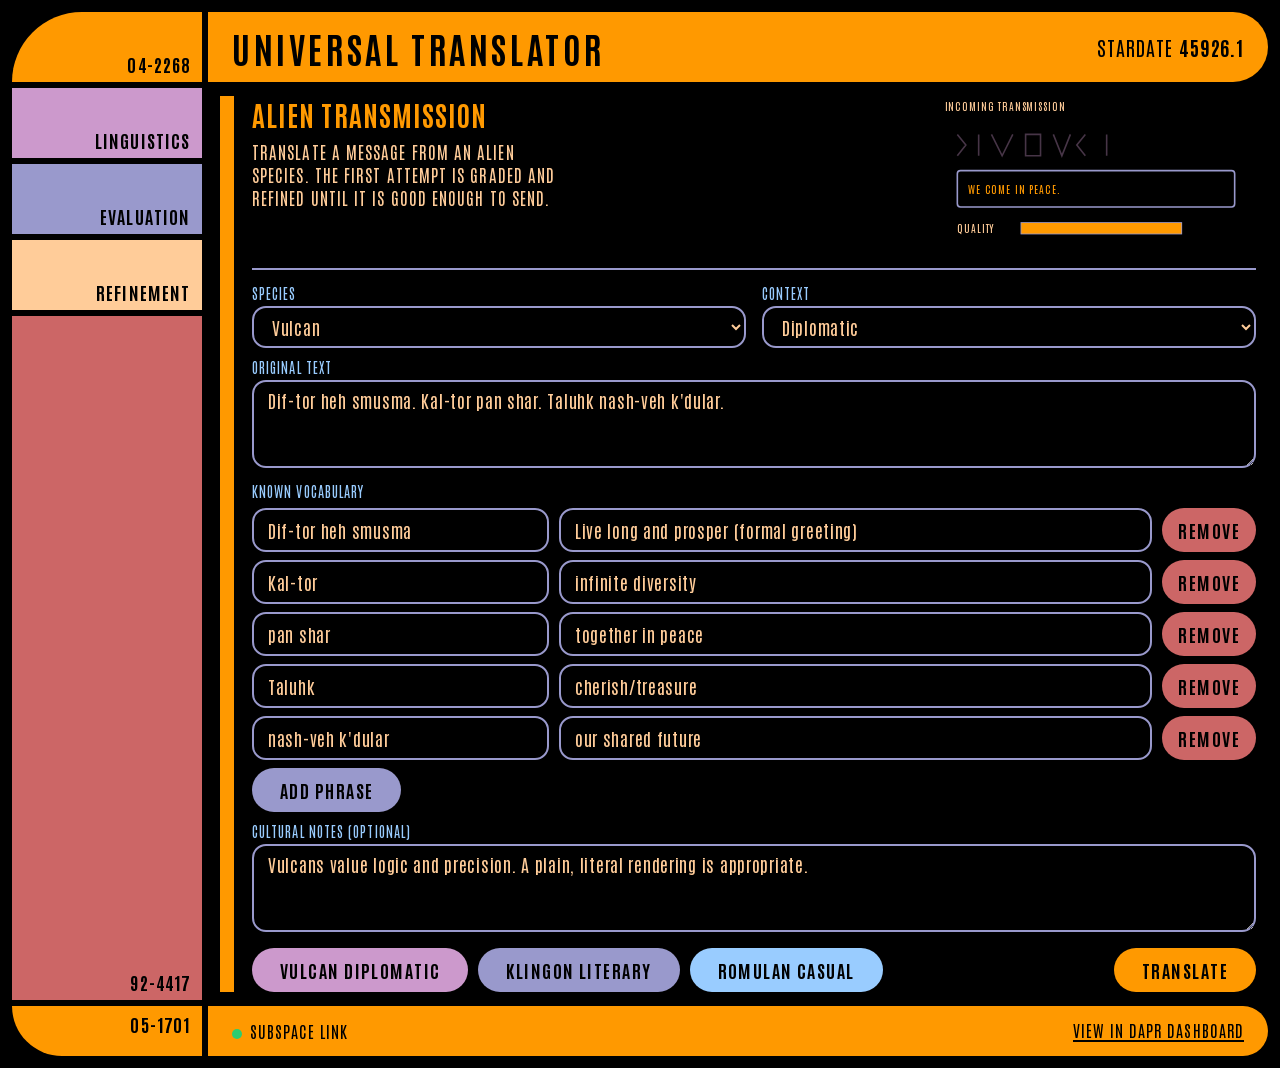
<file: AlienTranslator/AlienTranslator.Web/wwwroot/index.html>
<!doctype html>
<html lang="en">
<head>
  <meta charset="utf-8">
  <meta name="viewport" content="width=device-width, initial-scale=1">
  <title>Universal Translator</title>
  <link rel="icon" href="data:,">
  <link rel="stylesheet" href="css/lcars.css">
  <link rel="stylesheet" href="css/demo.css">
</head>
<body data-view="idle">
  <div class="frame">
    <div class="corner-top"><span>04-2268</span></div>
    <header class="bar-top">
      <h1>Universal Translator</h1>
      <span class="stardate">Stardate <b id="stardate">--</b></span>
    </header>

    <nav class="sidebar" aria-hidden="true">
      <div class="block b-lilac"><span>Linguistics</span></div>
      <div class="block b-blue"><span>Evaluation</span></div>
      <div class="block b-peach"><span>Refinement</span></div>
      <div class="block b-salmon filler"><span>92-4417</span></div>
    </nav>

    <main class="main">
      <div id="link-lost" class="banner warn" role="alert" hidden>Subspace link lost &mdash; retrying</div>

      <section id="form-panel" class="panel">
        <div class="panel-head">
          <div>
            <h2 tabindex="-1">Alien transmission</h2>
            <p class="lede">Translate a message from an alien species. The first attempt is graded and refined until it is good enough to send.</p>
          </div>
          <div id="idle-intro" class="idle-intro" aria-hidden="true"><svg viewBox="0 0 300 150" role="presentation" focusable="false"><g class="loop"><text x="8" y="14">Incoming transmission</text><g class="glyphs" style="opacity:.35"><path class="ln sl" d="M20 36l8 10-8 10M40 36v20M52 36l10 20 10-20M84 36h14v20H84zM110 36l8 20 8-20M140 36l-8 10 8 10M160 36v20"/></g><rect class="ln sb" x="20" y="70" width="260" height="34" rx="3"/><text class="bad" style="opacity:0" x="30" y="92">Dog moon bring tree?</text><text class="good hi" x="30" y="92">We come in peace.</text><text x="20" y="128">Quality</text><rect class="ln sb" x="80" y="119" width="150" height="10"/><rect class="fo q fb" x="80" y="119" width="150" height="10" style="transform-origin:left"/></g></svg></div>
        </div>
        <form id="demo-form" novalidate>
          <div class="grid">
            <label>Species
              <select id="alienSpecies">
                <option>Vulcan</option><option>Klingon</option><option>Romulan</option><option>Other</option>
              </select>
            </label>
            <label id="other-species-label" hidden>Species name<input id="otherSpecies" type="text"></label>
            <label>Context
              <select id="context">
                <option>Diplomatic</option><option>Scientific</option><option>Literary</option><option>Casual</option>
              </select>
            </label>
          </div>
          <label class="wide">Original text<textarea id="originalText" rows="3" required></textarea></label>
          <fieldset class="vocab-set">
            <legend>Known vocabulary</legend>
            <div id="vocabulary"></div>
            <button type="button" id="add-vocab" class="pill p-blue">Add phrase</button>
          </fieldset>
          <label class="wide">Cultural notes (optional)<textarea id="culturalNotes" rows="3"></textarea></label>
          <p id="form-error" class="error" role="alert" hidden></p>
          <div class="actions">
            <button type="button" class="pill p-lilac" data-preset="vulcan">Vulcan diplomatic</button>
            <button type="button" class="pill p-blue" data-preset="klingon">Klingon literary</button>
            <button type="button" class="pill p-sky" data-preset="romulan">Romulan casual</button>
            <button type="submit" id="begin" class="pill p-orange go">Translate</button>
          </div>
        </form>
      </section>

      <section id="findings-panel" class="panel">
        <h2 tabindex="-1">Translation result</h2>
        <p id="findings-note" class="note" hidden></p>
        <div class="compare">
          <div>
            <h3>Original text</h3>
            <p id="original-text" class="prose"></p>
          </div>
          <div>
            <h3>Final translation</h3>
            <p id="final-translation" class="prose"></p>
            <details id="reasoning" class="reasoning">
              <summary>Translator reasoning</summary>
              <p id="reasoning-text" class="prose"></p>
            </details>
          </div>
        </div>
        <h3>Final evaluation</h3>
        <div id="scores" class="scores"></div>
        <div class="compare">
          <div>
            <h3>Strengths</h3>
            <ul id="strengths" class="points"></ul>
          </div>
          <div>
            <h3>Weaknesses</h3>
            <ul id="weaknesses" class="points"></ul>
          </div>
        </div>
        <h3>Detailed feedback</h3>
        <p id="feedback" class="prose"></p>
        <h3>Improvement summary</h3>
        <p id="summary" class="prose"></p>
        <h3>Token usage</h3>
        <p id="findings-tokens" class="prose">--</p>
        <h3>Quality per iteration</h3>
        <div id="trend" class="trend"></div>
        <div class="actions"><button type="button" id="new-analysis" class="pill p-orange">New translation</button></div>
      </section>

      <section id="progress-panel" class="panel">
        <h2 tabindex="-1">Translating <span id="run-status" class="status" aria-live="polite">--</span></h2>
        <p class="meta">Instance <span id="instance-id">--</span> &middot; Elapsed <span id="elapsed">00:00</span>
          <span class="tokens" aria-hidden="true"><span class="tokens-label">Tokens</span><b id="tokens-total">--</b></span>
          <span id="tokens-detail" class="tokens-detail" aria-hidden="true"></span></p>
        <p id="run-note" class="note" role="alert" hidden></p>
        <div id="durable" class="durable" aria-hidden="true"></div>
        <p id="durable-caption" class="durable-caption" role="status"></p>
        <ol id="iteration-board" class="board" aria-live="polite">
          <li id="processing-row" class="iter active" hidden>
            <span id="processing-name" class="stage-name">Processing iteration 1</span>
            <span class="stage-bar"></span>
            <span class="stage-state">Translate, evaluate</span>
          </li>
        </ol>
        <p id="iteration-footer" class="footer-count">Iteration 1 / 5</p>
        <div id="restart-actions" class="actions"><button type="button" id="restart" class="pill p-orange">New translation</button></div>
      </section>
    </main>

    <div class="corner-bottom"><span>05-1701</span></div>
    <footer class="bar-bottom">
      <span id="link-indicator" class="link ok">Subspace link</span>
      <a href="http://localhost:9090/workflows" target="_blank" rel="noopener">View in Dapr dashboard</a>
    </footer>
  </div>
  <script type="module" src="js/engine.js"></script>
</body>
</html>
</file>
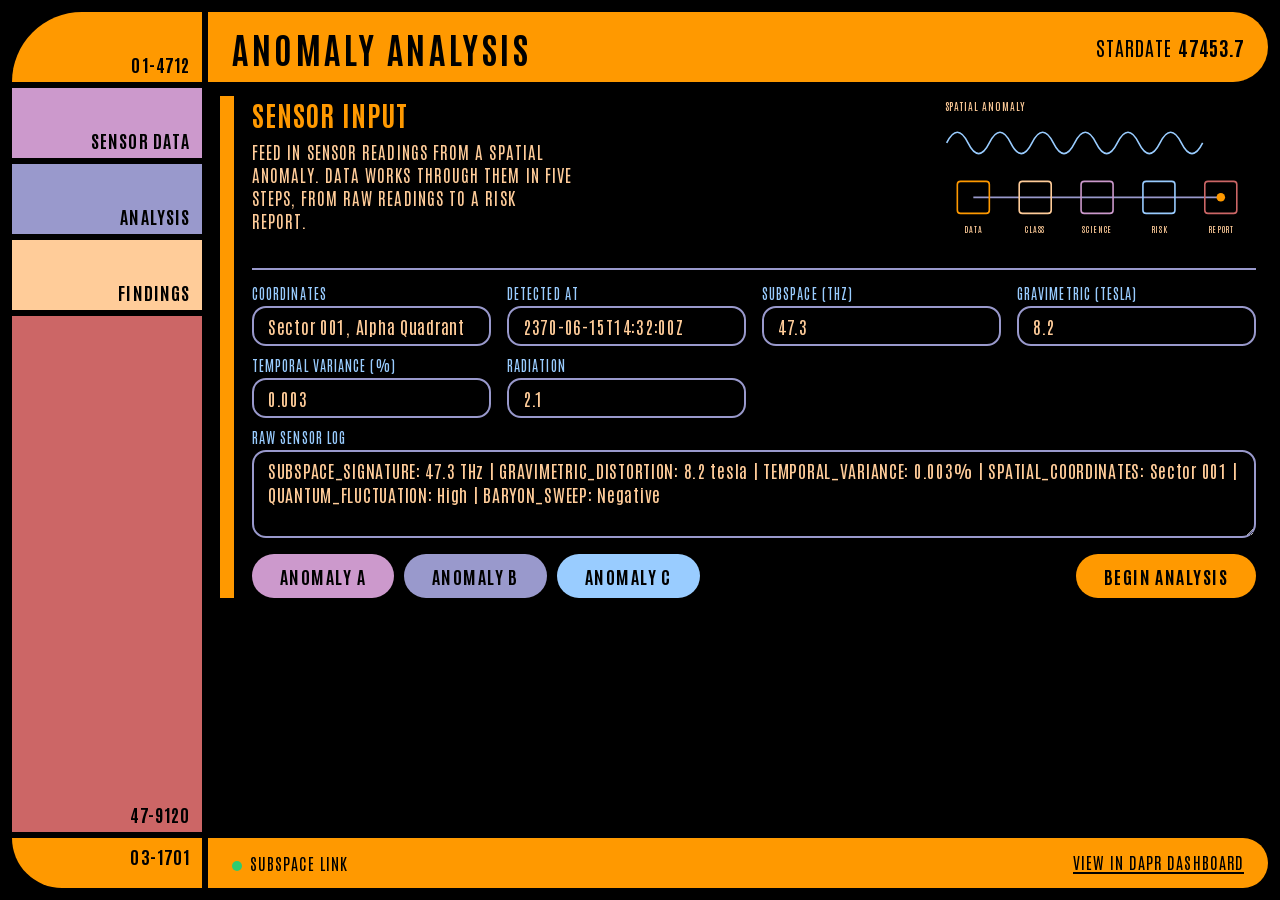
<file: AnomalyAnalysis/AnomalyAnalysis.Web/wwwroot/index.html>
<!doctype html>
<html lang="en">
<head>
  <meta charset="utf-8">
  <meta name="viewport" content="width=device-width, initial-scale=1">
  <title>Anomaly Analysis</title>
  <link rel="icon" href="data:,">
  <link rel="stylesheet" href="css/lcars.css">
  <link rel="stylesheet" href="css/demo.css">
</head>
<body data-view="idle">
  <div class="frame">
    <div class="corner-top"><span>01-4712</span></div>
    <header class="bar-top">
      <h1>Anomaly Analysis</h1>
      <span class="stardate">Stardate <b id="stardate">--</b></span>
    </header>

    <nav class="sidebar" aria-hidden="true">
      <div class="block b-lilac"><span>Sensor data</span></div>
      <div class="block b-blue"><span>Analysis</span></div>
      <div class="block b-peach"><span>Findings</span></div>
      <div class="block b-salmon filler"><span>47-9120</span></div>
    </nav>

    <main class="main">
      <div id="alert-banner" class="banner alert" role="alert" hidden>Red alert &mdash; bridge has been notified</div>
      <div id="link-lost" class="banner warn" role="alert" hidden>Subspace link lost &mdash; retrying</div>

      <section id="form-panel" class="panel">
        <div class="panel-head">
          <div>
            <h2 tabindex="-1">Sensor input</h2>
            <p class="lede">Feed in sensor readings from a spatial anomaly. Data works through them in five steps, from raw readings to a risk report.</p>
          </div>
          <div id="idle-intro" class="idle-intro" aria-hidden="true"><svg viewBox="0 0 300 150" role="presentation" focusable="false"><g class="loop"><text x="8" y="14">Spatial anomaly</text><path class="ln sk wave" pathLength="1" style="stroke-dasharray:1" d="M10 44q10-20 20 0t20 0t20 0t20 0t20 0t20 0t20 0t20 0t20 0t20 0t20 0t20 0"/><line class="ln sb" x1="35" y1="95" x2="267" y2="95"/><rect class="ln so st0" x="20" y="80" width="30" height="30" rx="3"/><text class="sm" x="35" y="128" text-anchor="middle">Data</text><rect class="ln sp st1" x="78" y="80" width="30" height="30" rx="3"/><text class="sm" x="93" y="128" text-anchor="middle">Class</text><rect class="ln sl st2" x="136" y="80" width="30" height="30" rx="3"/><text class="sm" x="151" y="128" text-anchor="middle">Science</text><rect class="ln sk st3" x="194" y="80" width="30" height="30" rx="3"/><text class="sm" x="209" y="128" text-anchor="middle">Risk</text><rect class="ln sr st4" x="252" y="80" width="30" height="30" rx="3"/><text class="sm" x="267" y="128" text-anchor="middle">Report</text><circle class="fo dot" cx="35" cy="95" r="4" style="transform:translateX(232px)"/></g></svg></div>
        </div>
        <form id="demo-form" novalidate>
          <div class="grid">
            <label>Coordinates<input id="coordinates" type="text" required></label>
            <label>Detected at<input id="detectedAt" type="text" required></label>
            <label>Subspace (THz)<input id="subspaceFrequency" type="number" step="any" required></label>
            <label>Gravimetric (tesla)<input id="gravimetricDistortion" type="number" step="any" required></label>
            <label>Temporal variance (%)<input id="temporalVariance" type="number" step="any" required></label>
            <label>Radiation<input id="radiationLevel" type="number" step="any" required></label>
          </div>
          <label class="wide">Raw sensor log<textarea id="rawSensorData" rows="3" required></textarea></label>
          <p id="form-error" class="error" role="alert" hidden></p>
          <div class="actions">
            <button type="button" class="pill p-lilac" data-preset="wormhole">Anomaly A</button>
            <button type="button" class="pill p-blue" data-preset="temporal-rift">Anomaly B</button>
            <button type="button" class="pill p-sky" data-preset="quantum-flux">Anomaly C</button>
            <button type="submit" id="begin" class="pill p-orange go">Begin analysis</button>
          </div>
        </form>
      </section>

      <section id="findings-panel" class="panel">
        <h2 tabindex="-1">Findings</h2>
        <div class="risk"><span>Risk level</span><strong id="risk-level">--</strong></div>
        <p id="findings-note" class="note" hidden></p>
        <dl>
          <dt>Classification</dt><dd id="anomaly-type"></dd>
          <dt>Scientific analysis</dt><dd id="scientific-analysis"></dd>
          <dt>Risk assessment</dt><dd id="risk-text"></dd>
          <dt>Tactical recommendation</dt><dd id="tactical-recommendation"></dd>
          <dt>Token usage</dt><dd id="findings-tokens">--</dd>
        </dl>
        <div class="actions"><button type="button" id="new-analysis" class="pill p-orange">New analysis</button></div>
      </section>

      <section id="progress-panel" class="panel">
        <h2 tabindex="-1">Analysis <span id="run-status" class="status" aria-live="polite">--</span></h2>
        <p class="meta">Instance <span id="instance-id">--</span> &middot; Elapsed <span id="elapsed">00:00</span>
          <span class="tokens" aria-hidden="true"><span class="tokens-label">Tokens</span><b id="tokens-total">--</b></span>
          <span id="tokens-detail" class="tokens-detail" aria-hidden="true"></span></p>
        <p id="run-note" class="note" role="alert" hidden></p>
        <div id="durable" class="durable" aria-hidden="true"></div>
        <p id="durable-caption" class="durable-caption" role="status"></p>
        <div id="conduit" class="conduit" aria-hidden="true">
          <div class="conduit-node" data-stage="ProcessSensorDataActivity"><span class="conduit-dot"></span><span class="conduit-label">Sensor</span><span class="conduit-out"></span></div>
          <div class="conduit-node" data-stage="ClassifyAnomalyActivity"><span class="conduit-dot"></span><span class="conduit-label">Classify</span><span class="conduit-out"></span></div>
          <div class="conduit-node" data-stage="ScientificAnalysisActivity"><span class="conduit-dot"></span><span class="conduit-label">Analyse</span><span class="conduit-out"></span></div>
          <div class="conduit-node" data-stage="RiskAssessmentActivity"><span class="conduit-dot"></span><span class="conduit-label">Risk</span><span class="conduit-out"></span></div>
          <div class="conduit-node" data-stage="GenerateRecommendationActivity"><span class="conduit-dot"></span><span class="conduit-label">Recommend</span><span class="conduit-out"></span></div>
          <span class="conduit-packet"></span>
        </div>
        <ol id="stage-list" aria-live="polite">
          <li data-stage="ProcessSensorDataActivity">
            <span class="stage-name">01 Sensor data processing</span><span class="stage-bar"></span><span class="stage-state">Standby</span>
            <details class="stage-output" hidden><summary>Output</summary><pre></pre></details>
          </li>
          <li data-stage="ClassifyAnomalyActivity">
            <span class="stage-name">02 Anomaly classification</span><span class="stage-bar"></span><span class="stage-state">Standby</span>
            <details class="stage-output" hidden><summary>Output</summary><pre></pre></details>
          </li>
          <li data-stage="ScientificAnalysisActivity">
            <span class="stage-name">03 Scientific analysis</span><span class="stage-bar"></span><span class="stage-state">Standby</span>
            <details class="stage-output" hidden><summary>Output</summary><pre></pre></details>
          </li>
          <li data-stage="RiskAssessmentActivity">
            <span class="stage-name">04 Risk assessment</span><span class="stage-bar"></span><span class="stage-state">Standby</span>
            <details class="stage-output" hidden><summary>Output</summary><pre></pre></details>
          </li>
          <li data-stage="GenerateRecommendationActivity">
            <span class="stage-name">05 Tactical recommendation</span><span class="stage-bar"></span><span class="stage-state">Standby</span>
            <details class="stage-output" hidden><summary>Output</summary><pre></pre></details>
          </li>
        </ol>
        <div id="restart-actions" class="actions"><button type="button" id="restart" class="pill p-orange">New analysis</button></div>
      </section>
    </main>

    <div class="corner-bottom"><span>03-1701</span></div>
    <footer class="bar-bottom">
      <span id="link-indicator" class="link ok">Subspace link</span>
      <a href="http://localhost:9090/workflows" target="_blank" rel="noopener">View in Dapr dashboard</a>
    </footer>
  </div>
  <script type="module" src="js/engine.js"></script>
</body>
</html>
</file>
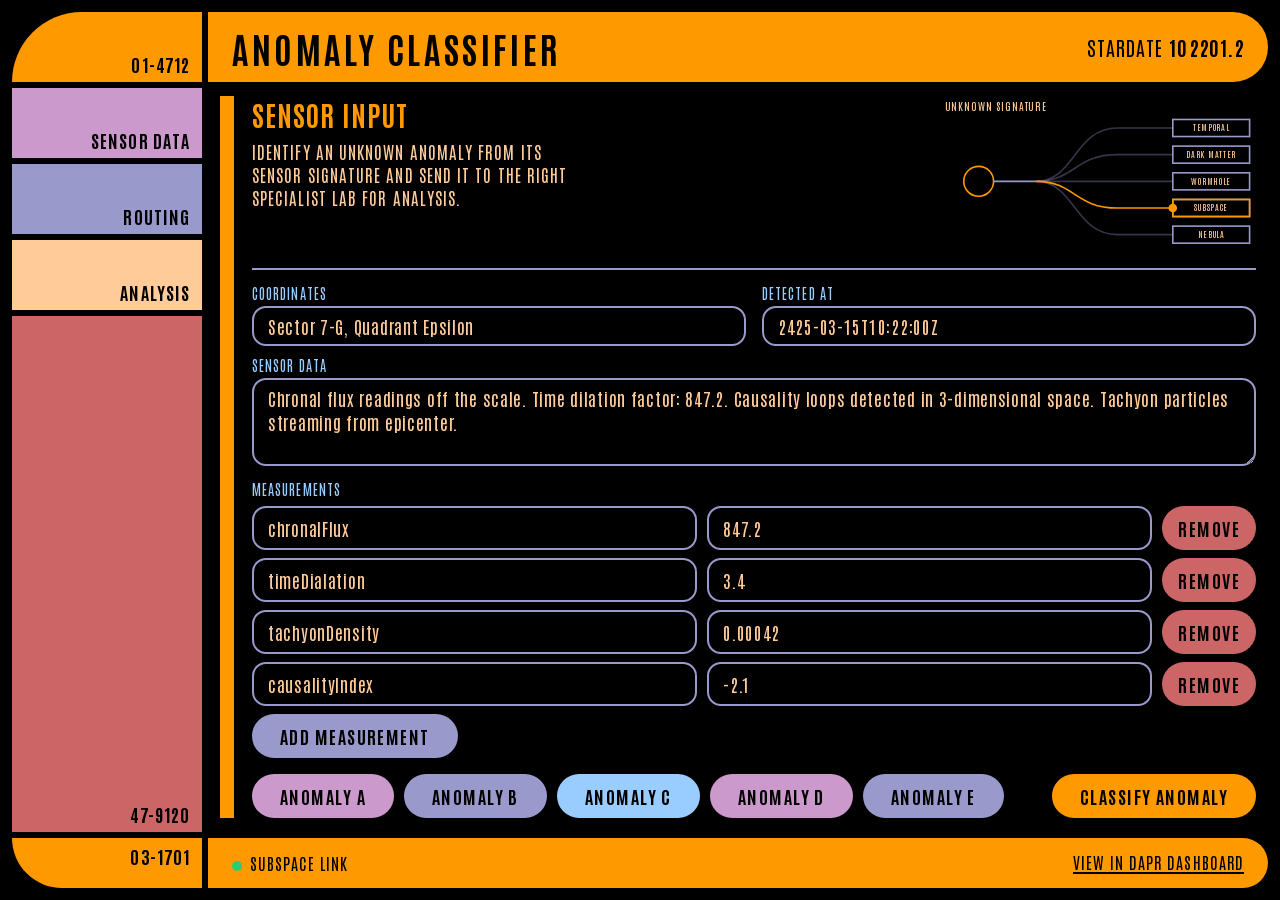
<file: GalacticAnomalyClassifier/GalacticAnomalyClassifier.Web/wwwroot/index.html>
<!doctype html>
<html lang="en">
<head>
  <meta charset="utf-8">
  <meta name="viewport" content="width=device-width, initial-scale=1">
  <title>Anomaly Classifier</title>
  <link rel="icon" href="data:,">
  <link rel="stylesheet" href="css/lcars.css">
  <link rel="stylesheet" href="css/demo.css">
</head>
<body data-view="idle">
  <div class="frame">
    <div class="corner-top"><span>01-4712</span></div>
    <header class="bar-top">
      <h1>Anomaly Classifier</h1>
      <span class="stardate">Stardate <b id="stardate">--</b></span>
    </header>

    <nav class="sidebar" aria-hidden="true">
      <div class="block b-lilac"><span>Sensor data</span></div>
      <div class="block b-blue"><span>Routing</span></div>
      <div class="block b-peach"><span>Analysis</span></div>
      <div class="block b-salmon filler"><span>47-9120</span></div>
    </nav>

    <main class="main">
      <div id="alert-banner" class="banner alert" role="alert" hidden>Red alert &mdash; bridge has been notified</div>
      <div id="link-lost" class="banner warn" role="alert" hidden>Subspace link lost &mdash; retrying</div>

      <section id="form-panel" class="panel">
        <div class="panel-head">
          <div>
            <h2 tabindex="-1">Sensor input</h2>
            <p class="lede">Identify an unknown anomaly from its sensor signature and send it to the right specialist lab for analysis.</p>
          </div>
          <div id="idle-intro" class="idle-intro" aria-hidden="true"><svg viewBox="0 0 300 150" role="presentation" focusable="false"><g class="loop"><text x="8" y="14">Unknown signature</text><circle class="ln so" cx="40" cy="80" r="14"/><path class="ln sb" d="M54 80H94"/><path class="ln sb lane dim" d="M94 80C130 80 130 30 170 30H222"/><rect class="ln sb box" x="222" y="22" width="72" height="16"/><text class="sm" x="258" y="33" text-anchor="middle">Temporal</text><path class="ln sb lane dim" d="M94 80C130 80 130 55 170 55H222"/><rect class="ln sb box" x="222" y="47" width="72" height="16"/><text class="sm" x="258" y="58" text-anchor="middle">Dark matter</text><path class="ln sb lane dim" d="M94 80C130 80 130 80 170 80H222"/><rect class="ln sb box" x="222" y="72" width="72" height="16"/><text class="sm" x="258" y="83" text-anchor="middle">Wormhole</text><rect class="ln sb box" x="222" y="97" width="72" height="16"/><text class="sm" x="258" y="108" text-anchor="middle">Subspace</text><path class="ln sb lane dim" d="M94 80C130 80 130 130 170 130H222"/><rect class="ln sb box" x="222" y="122" width="72" height="16"/><text class="sm" x="258" y="133" text-anchor="middle">Nebula</text><path class="ln so pick" d="M94 80C130 80 130 105 170 105H222"/><rect class="ln so pickbox" x="222" y="97" width="72" height="16"/><circle class="fo sig" r="4" style="offset-path:path('M54 80H94C130 80 130 105 170 105H222');offset-distance:100%"/></g></svg></div>
        </div>
        <form id="demo-form" novalidate>
          <div class="grid">
            <label>Coordinates<input id="coordinates" type="text" required></label>
            <label>Detected at<input id="detectedAt" type="text" required></label>
          </div>
          <label class="wide">Sensor data<textarea id="sensorData" rows="3" required></textarea></label>
          <fieldset class="measure-set">
            <legend>Measurements</legend>
            <div id="measurements"></div>
            <button type="button" id="add-measurement" class="pill p-blue">Add measurement</button>
          </fieldset>
          <p id="form-error" class="error" role="alert" hidden></p>
          <div class="actions">
            <button type="button" class="pill p-lilac" data-preset="temporal-rift">Anomaly A</button>
            <button type="button" class="pill p-blue" data-preset="dark-matter">Anomaly B</button>
            <button type="button" class="pill p-sky" data-preset="alien-artifact">Anomaly C</button>
            <button type="button" class="pill p-lilac" data-preset="stellar-phenomenon">Anomaly D</button>
            <button type="button" class="pill p-blue" data-preset="dimensional-tear">Anomaly E</button>
            <button type="submit" id="begin" class="pill p-orange go">Classify anomaly</button>
          </div>
        </form>
      </section>

      <section id="findings-panel" class="panel">
        <h2 tabindex="-1">Findings</h2>
        <div class="risk"><span>Threat level</span><strong id="threat-level">--</strong></div>
        <p id="findings-note" class="note" hidden></p>
        <dl>
          <dt>Anomaly type</dt><dd id="anomaly-type"></dd>
          <dt>Classification</dt><dd id="classification"></dd>
          <dt>Specialized analysis</dt><dd id="specialized-analysis"></dd>
          <dt>Token usage</dt><dd id="findings-tokens">--</dd>
        </dl>
        <table class="metrics">
          <caption>Metrics</caption>
          <thead><tr><th scope="col">Measure</th><th scope="col">Value</th></tr></thead>
          <tbody id="metrics"></tbody>
        </table>
        <h3>Recommendations</h3>
        <ul id="recommendations"></ul>
        <div class="actions"><button type="button" id="new-analysis" class="pill p-orange">New analysis</button></div>
      </section>

      <section id="progress-panel" class="panel">
        <h2 tabindex="-1">Routing <span id="run-status" class="status" aria-live="polite">--</span></h2>
        <p class="meta">Instance <span id="instance-id">--</span> &middot; Elapsed <span id="elapsed">00:00</span>
          <span class="tokens" aria-hidden="true"><span class="tokens-label">Tokens</span><b id="tokens-total">--</b></span>
          <span id="tokens-detail" class="tokens-detail" aria-hidden="true"></span></p>
        <p id="run-note" class="note" role="alert" hidden></p>
        <div id="durable" class="durable" aria-hidden="true"></div>
        <p id="durable-caption" class="durable-caption" role="status"></p>
        <div class="classify">
          <div id="classifier-node" class="node">
            <span class="stage-name">Classifier<small>Classifying the sensor data</small></span><span class="stage-bar"></span><span class="stage-state">Standby</span>
          </div>
          <div id="arc" class="arc" aria-hidden="true">
            <svg viewBox="0 0 100 56" focusable="false"><path class="arc-track" d="M8 50 A42 42 0 0 1 92 50" pathLength="100"/><path id="arc-fill" class="arc-fill" d="M8 50 A42 42 0 0 1 92 50" pathLength="100"/></svg>
            <span id="arc-text" class="arc-text">--</span>
          </div>
        </div>
        <p id="routing-note" class="note" aria-live="polite" hidden></p>
        <div class="routing">
          <div id="switch" class="switch" aria-hidden="true"><span id="lever" class="lever"></span></div>
          <ol id="routing-board" aria-live="polite">
            <li class="lane" data-type="TemporalRift">
              <span class="stage-name">Temporal rift<small>Quantum chronodynamics</small></span><span class="stage-bar"></span><span class="stage-state">Standby</span>
            </li>
            <li class="lane" data-type="DarkMatterCluster">
              <span class="stage-name">Dark matter cluster<small>Gravitational physics</small></span><span class="stage-bar"></span><span class="stage-state">Standby</span>
            </li>
            <li class="lane" data-type="AlienArtifact">
              <span class="stage-name">Alien artifact<small>Xenoarchaeology</small></span><span class="stage-bar"></span><span class="stage-state">Standby</span>
            </li>
            <li class="lane" data-type="StellarPhenomenon">
              <span class="stage-name">Stellar phenomenon<small>Astrophysics</small></span><span class="stage-bar"></span><span class="stage-state">Standby</span>
            </li>
            <li class="lane" data-type="DimensionalTear">
              <span class="stage-name">Dimensional tear<small>Multiverse theory</small></span><span class="stage-bar"></span><span class="stage-state">Standby</span>
            </li>
          </ol>
        </div>
        <div id="restart-actions" class="actions"><button type="button" id="restart" class="pill p-orange">New analysis</button></div>
      </section>
    </main>

    <div class="corner-bottom"><span>03-1701</span></div>
    <footer class="bar-bottom">
      <span id="link-indicator" class="link ok">Subspace link</span>
      <a href="http://localhost:9090/workflows" target="_blank" rel="noopener">View in Dapr dashboard</a>
    </footer>
  </div>
  <script type="module" src="js/engine.js"></script>
</body>
</html>
</file>
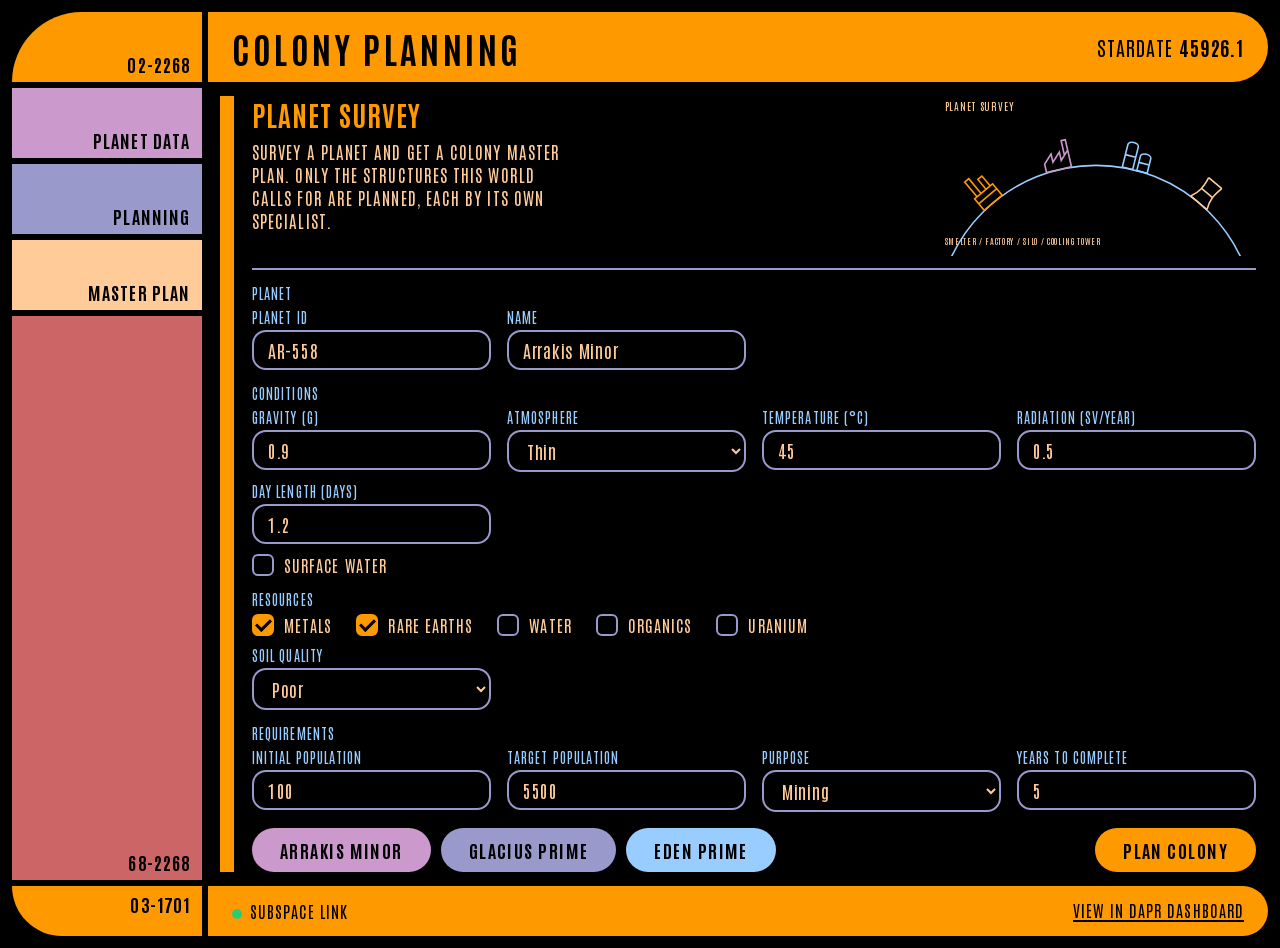
<file: SpaceColonyPlanner/SpaceColonyPlanner.Web/wwwroot/index.html>
<!doctype html>
<html lang="en">
<head>
  <meta charset="utf-8">
  <meta name="viewport" content="width=device-width, initial-scale=1">
  <title>Colony Planning</title>
  <link rel="icon" href="data:,">
  <link rel="stylesheet" href="css/lcars.css">
  <link rel="stylesheet" href="css/demo.css">
</head>
<body data-view="idle">
  <div class="frame">
    <div class="corner-top"><span>02-2268</span></div>
    <header class="bar-top">
      <h1>Colony Planning</h1>
      <span class="stardate">Stardate <b id="stardate">--</b></span>
    </header>

    <nav class="sidebar" aria-hidden="true">
      <div class="block b-lilac"><span>Planet data</span></div>
      <div class="block b-blue"><span>Planning</span></div>
      <div class="block b-peach"><span>Master plan</span></div>
      <div class="block b-salmon filler"><span>68-2268</span></div>
    </nav>

    <main class="main">
      <div id="link-lost" class="banner warn" role="alert" hidden>Subspace link lost &mdash; retrying</div>

      <section id="form-panel" class="panel">
        <div class="panel-head">
          <div>
            <h2 tabindex="-1">Planet survey</h2>
            <p class="lede">Survey a planet and get a colony master plan. Only the structures this world calls for are planned, each by its own specialist.</p>
          </div>
          <div id="idle-intro" class="idle-intro" aria-hidden="true"><svg viewBox="0 0 300 150" role="presentation" focusable="false"><g class="loop"><text x="8" y="14">Planet survey</text><circle class="ln sk" cx="150" cy="215" r="150"/><g transform="translate(53.6 100.1) rotate(-40)"><g class="fb bld0" style="transform-origin:50% 100%"><path class="ln so" d="M-11 0v-14h22v14zM-8 -14v-18h5v18M3 -14v-12h5v12M-11 -8h22"/></g></g><g transform="translate(116.3 68.8) rotate(-13)"><g class="fb bld1" style="transform-origin:50% 100%"><path class="ln sl" d="M-13 0V-8L-5 -16V-8L3 -16V-8L11 -16V0zM7 -12V-26h4V-14"/></g></g><g transform="translate(186.3 69.5) rotate(14)"><g class="fb bld2" style="transform-origin:50% 100%"><path class="ln sk" d="M-12 0V-22a5 3 0 0 1 10 0V0zM2 0V-14a5 3 0 0 1 10 0V0zM-12 -12h10M2 -8h10"/></g></g><g transform="translate(246.4 100.1) rotate(40)"><g class="fb bld3" style="transform-origin:50% 100%"><path class="ln sp" d="M-10 0C-6 -8 -6 -14 -8 -24M10 0C6 -8 6 -14 8 -24M-8 -24h16M-10 0h20M-6 -12h12"/></g></g><text class="sm" x="8" y="140">Smelter / Factory / Silo / Cooling tower</text></g></svg></div>
        </div>
        <form id="demo-form" novalidate>
          <fieldset class="group">
            <legend>Planet</legend>
            <div class="grid">
              <label>Planet id<input id="planetId" type="text" required></label>
              <label>Name<input id="planetName" type="text" required></label>
            </div>
          </fieldset>
          <fieldset class="group">
            <legend>Conditions</legend>
            <div class="grid">
              <label>Gravity (g)<input id="gravity" type="number" step="any" required></label>
              <label>Atmosphere
                <select id="atmosphereType">
                  <option>None</option><option>Toxic</option><option>Breathable</option><option>Thin</option>
                </select>
              </label>
              <label>Temperature (&deg;C)<input id="temperature" type="number" step="any" required></label>
              <label>Radiation (Sv/year)<input id="radiationLevel" type="number" step="any" required></label>
              <label>Day length (days)<input id="dayLength" type="number" step="any" required></label>
            </div>
            <label class="check"><input id="hasWater" type="checkbox">Surface water</label>
          </fieldset>
          <fieldset class="group">
            <legend>Resources</legend>
            <div class="checks">
              <label class="check"><input id="metals" type="checkbox">Metals</label>
              <label class="check"><input id="rareEarths" type="checkbox">Rare earths</label>
              <label class="check"><input id="resWater" type="checkbox">Water</label>
              <label class="check"><input id="organics" type="checkbox">Organics</label>
              <label class="check"><input id="uranium" type="checkbox">Uranium</label>
            </div>
            <div class="grid">
              <label>Soil quality
                <select id="soilQuality">
                  <option>None</option><option>Poor</option><option>Fair</option><option>Good</option>
                </select>
              </label>
            </div>
          </fieldset>
          <fieldset class="group">
            <legend>Requirements</legend>
            <div class="grid">
              <label>Initial population<input id="initialPopulation" type="number" min="0" step="1" required></label>
              <label>Target population<input id="targetPopulation" type="number" min="0" step="1" required></label>
              <label>Purpose
                <select id="purpose">
                  <option>Mining</option><option>Research</option><option>Agriculture</option><option>Military</option><option>Mixed</option>
                </select>
              </label>
              <label>Years to complete<input id="yearsToComplete" type="number" min="1" step="1" required></label>
            </div>
          </fieldset>
          <p id="form-error" class="error" role="alert" hidden></p>
          <div class="actions">
            <button type="button" class="pill p-lilac" data-preset="arrakis">Arrakis Minor</button>
            <button type="button" class="pill p-blue" data-preset="glacius">Glacius Prime</button>
            <button type="button" class="pill p-sky" data-preset="agri-world">Eden Prime</button>
            <button type="submit" id="begin" class="pill p-orange go">Plan colony</button>
          </div>
        </form>
      </section>

      <section id="findings-panel" class="panel">
        <h2 tabindex="-1">Colony master plan</h2>
        <p id="findings-note" class="note" hidden></p>
        <div class="headline">
          <div><span>Total construction</span><strong id="total-days">--</strong></div>
          <div><span>Structures</span><strong id="structure-count">--</strong></div>
        </div>
        <h3>Construction timeline</h3>
        <ol id="timeline"></ol>
        <h3>Structures</h3>
        <div id="structures"></div>
        <h3>Materials required</h3>
        <table id="materials" class="metrics">
          <thead><tr><th>Material</th><th>Quantity</th></tr></thead>
          <tbody></tbody>
        </table>
        <h3>Success factors</h3>
        <p id="success-factors" class="prose"></p>
        <h3>Risk assessment</h3>
        <p id="risk-assessment" class="prose"></p>
        <h3>Token usage</h3>
        <p id="findings-tokens" class="prose">--</p>
        <div class="actions"><button type="button" id="new-analysis" class="pill p-orange">New colony plan</button></div>
      </section>

      <section id="progress-panel" class="panel">
        <h2 tabindex="-1">Planning <span id="run-status" class="status" aria-live="polite">--</span></h2>
        <p class="meta">Instance <span id="instance-id">--</span> &middot; Elapsed <span id="elapsed">00:00</span>
          <span class="tokens" aria-hidden="true"><span class="tokens-label">Tokens</span><b id="tokens-total">--</b></span>
          <span id="tokens-detail" class="tokens-detail" aria-hidden="true"></span></p>
        <p id="run-note" class="note" role="alert" hidden></p>
        <div id="durable" class="durable" aria-hidden="true"></div>
        <p id="durable-caption" class="durable-caption" role="status"></p>
        <ol id="pre-stages" class="stages" aria-live="polite">
          <li class="node" data-stage="AnalyzingPlanet">
            <span class="stage-name">01 Planet analysis</span><span class="stage-bar"></span><span class="stage-state">Standby</span>
          </li>
          <li class="node" data-stage="DeterminingStructures">
            <span class="stage-name">02 Structure selection</span><span class="stage-bar"></span><span class="stage-state">Standby</span>
          </li>
        </ol>
        <h3>03 Specialist planning <small id="worker-count"></small></h3>
        <p id="worker-placeholder" class="placeholder">Awaiting structure selection</p>
        <div id="colony-scene" class="scene" aria-hidden="true" hidden><span class="planet"></span></div>
        <ol id="worker-board" class="stages" aria-live="polite"></ol>
        <ol id="post-stages" class="stages" aria-live="polite">
          <li class="node" data-stage="Synthesizing">
            <span class="stage-name">04 Synthesis</span><span class="stage-bar"></span><span class="stage-state">Standby</span>
          </li>
          <li class="node" data-stage="Optimizing">
            <span class="stage-name">05 Timeline optimisation</span><span class="stage-bar"></span><span class="stage-state">Standby</span>
          </li>
        </ol>
        <div id="restart-actions" class="actions"><button type="button" id="restart" class="pill p-orange">New colony plan</button></div>
      </section>
    </main>

    <div class="corner-bottom"><span>03-1701</span></div>
    <footer class="bar-bottom">
      <span id="link-indicator" class="link ok">Subspace link</span>
      <a href="http://localhost:9090/workflows" target="_blank" rel="noopener">View in Dapr dashboard</a>
    </footer>
  </div>
  <script type="module" src="js/engine.js"></script>
</body>
</html>
</file>
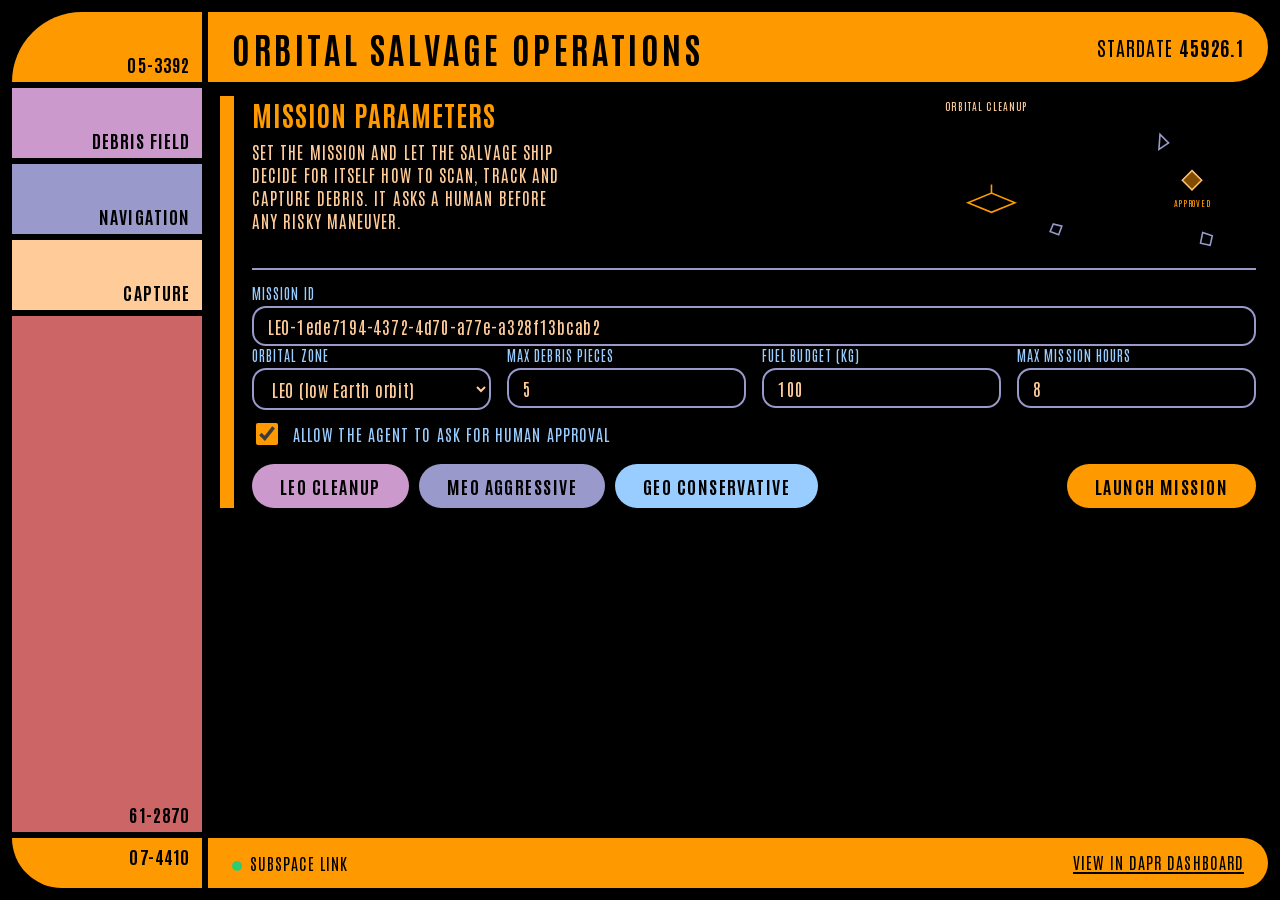
<file: SpaceDebrisAgent/SpaceDebrisAgent.Web/wwwroot/index.html>
<!doctype html>
<html lang="en">
<head>
  <meta charset="utf-8">
  <meta name="viewport" content="width=device-width, initial-scale=1">
  <title>Orbital Salvage Operations</title>
  <link rel="icon" href="data:,">
  <link rel="stylesheet" href="css/lcars.css">
  <link rel="stylesheet" href="css/demo.css">
</head>
<body data-view="idle">
  <div class="frame">
    <div class="corner-top"><span>05-3392</span></div>
    <header class="bar-top">
      <h1>Orbital Salvage Operations</h1>
      <span class="stardate">Stardate <b id="stardate">--</b></span>
    </header>

    <nav class="sidebar" aria-hidden="true">
      <div class="block b-lilac"><span>Debris field</span></div>
      <div class="block b-blue"><span>Navigation</span></div>
      <div class="block b-peach"><span>Capture</span></div>
      <div class="block b-salmon filler"><span>61-2870</span></div>
    </nav>

    <main class="main">
      <div id="link-lost" class="banner warn" role="alert" hidden>Subspace link lost &mdash; retrying</div>
      <div id="alert-banner" class="banner alert" role="alert" hidden>Red alert &mdash; mission aborted</div>

      <section id="form-panel" class="panel">
        <div class="panel-head">
          <div>
            <h2 tabindex="-1">Mission parameters</h2>
            <p class="lede">Set the mission and let the salvage ship decide for itself how to scan, track and capture debris. It asks a human before any risky maneuver.</p>
          </div>
          <div id="idle-intro" class="idle-intro" aria-hidden="true"><svg viewBox="0 0 300 150" role="presentation" focusable="false"><g class="loop"><text x="8" y="14">Orbital cleanup</text><path class="ln so" d="M30 100l22-9 22 9-22 9z"/><path class="ln so" d="M52 91v-8"/><circle class="ln sk ring fb" cx="52" cy="100" r="60" style="opacity:0;transform:scale(.07);transform-origin:center"/><path class="ln sr tgt" style="opacity:0" d="M150 50l10 4-3 10-10-2z"/><path class="ln sb" d="M210 36l8 8-9 6zM110 120l8 2-3 8-8-3zM250 128l9 3-2 9-9-2z"/><circle class="ln so ret" cx="153" cy="57" r="16" stroke-dasharray="4 3" style="opacity:0"/><text class="sm retl" x="134" y="36" text-anchor="end" style="opacity:0">Target locked</text><path class="ln sk beam" pathLength="1" style="stroke-dasharray:1;stroke-dashoffset:1" d="M74 100L146 62"/><path class="ln sp dia" d="M240 70l9 9-9 9-9-9z"/><path class="fo dia ok" style="opacity:.5" d="M240 70l9 9-9 9-9-9z"/><text class="sm ask" style="opacity:0" x="240" y="104" text-anchor="middle">Approval?</text><text class="sm hi okl" x="240" y="104" text-anchor="middle">Approved</text></g></svg></div>
        </div>
        <form id="demo-form" novalidate>
          <label class="wide">Mission id
            <input id="missionId" type="text" maxlength="64" autocomplete="off" spellcheck="false" required>
          </label>
          <div class="grid">
            <label>Orbital zone
              <select id="orbitalZone">
                <option value="LEO">LEO (low Earth orbit)</option>
                <option value="MEO">MEO (medium Earth orbit)</option>
                <option value="GEO">GEO (geostationary orbit)</option>
              </select>
            </label>
            <label>Max debris pieces<input id="maxDebrisPieces" type="number" min="1" step="1" required></label>
            <label>Fuel budget (kg)<input id="fuelBudget" type="number" min="0" step="any" required></label>
            <label>Max mission hours<input id="maxMissionHours" type="number" min="1" step="1" required></label>
          </div>
          <label class="check wide">
            <input id="requireHumanApproval" type="checkbox">
            Allow the agent to ask for human approval
          </label>
          <p id="form-error" class="error" role="alert" hidden></p>
          <div class="actions">
            <button type="button" class="pill p-lilac" data-preset="leo">LEO cleanup</button>
            <button type="button" class="pill p-blue" data-preset="meo">MEO aggressive</button>
            <button type="button" class="pill p-sky" data-preset="geo">GEO conservative</button>
            <button type="submit" id="begin" class="pill p-orange go">Launch mission</button>
          </div>
        </form>
      </section>

      <section id="findings-panel" class="panel">
        <h2 tabindex="-1">Mission report</h2>
        <p id="findings-note" class="note" hidden></p>
        <div class="risk"><span>Outcome</span><strong id="mission-outcome">--</strong></div>
        <div class="counters">
          <div class="counter"><span>Debris captured</span><b id="debris-captured">--</b></div>
          <div class="counter"><span>Fuel used</span><b id="fuel-used">--</b></div>
          <div class="counter"><span>Total steps</span><b id="total-steps">--</b></div>
        </div>
        <h3>Summary</h3>
        <p id="summary" class="prose"></p>
        <h3>Token usage</h3>
        <p id="findings-tokens" class="prose">--</p>
        <h3>Lessons learned</h3>
        <ul id="lessons" class="points"></ul>
        <h3>Agent decisions</h3>
        <ol id="result-decisions" class="log"></ol>
        <h3>Tool calls</h3>
        <ol id="result-tools" class="log"></ol>
        <div class="actions"><button type="button" id="new-analysis" class="pill p-orange">New mission</button></div>
      </section>

      <section id="progress-panel" class="panel">
        <h2 tabindex="-1">Mission underway <span id="run-status" class="status" aria-live="polite">--</span></h2>
        <p class="meta">Instance <span id="instance-id">--</span> &middot; Elapsed <span id="elapsed">00:00</span>
          <span class="tokens" aria-hidden="true"><span class="tokens-label">Tokens</span><b id="tokens-total">--</b></span>
          <span id="tokens-detail" class="tokens-detail" aria-hidden="true"></span></p>
        <p id="run-note" class="note" role="alert" hidden></p>
        <div id="durable" class="durable" aria-hidden="true"></div>
        <p id="durable-caption" class="durable-caption" role="status"></p>

        <div class="step-meter">
          <span id="step-meter">Step -- / 15</span>
          <span class="meter-track" id="step-track"></span>
        </div>

        <p id="approval-status" class="sr-only" role="status"></p>
        <div id="approval-panel" class="approval" role="group" aria-labelledby="approval-title" hidden>
          <h3 id="approval-title" tabindex="-1">Human approval required</h3>
          <p class="countdown"><span id="approval-countdown">--:--</span> <span id="approval-timeout" hidden>Timeout imminent</span></p>
          <dl id="approval-request" class="kv"></dl>
          <label class="wide">Reason for your answer (optional)
            <input id="approval-reason" type="text" maxlength="200" autocomplete="off">
          </label>
          <p id="approval-error" class="error" role="alert" hidden></p>
          <div class="actions">
            <button type="button" id="approve" class="pill p-sky">Approve</button>
            <button type="button" id="deny" class="pill p-salmon">Deny</button>
          </div>
        </div>

        <ol id="decision-log" class="log" aria-live="polite"></ol>
        <ol class="log">
          <li id="thinking-row" class="entry active" hidden>
            <span id="thinking-name" class="stage-name">Step 1</span>
            <span class="stage-bar"></span>
            <span class="stage-state">Thinking&hellip;</span>
          </li>
        </ol>
        <div id="restart-actions" class="actions"><button type="button" id="restart" class="pill p-orange">New mission</button></div>
      </section>
    </main>

    <div class="corner-bottom"><span>07-4410</span></div>
    <footer class="bar-bottom">
      <span id="link-indicator" class="link ok">Subspace link</span>
      <a href="http://localhost:9090/workflows" target="_blank" rel="noopener">View in Dapr dashboard</a>
    </footer>
  </div>
  <script type="module" src="js/engine.js"></script>
</body>
</html>
</file>
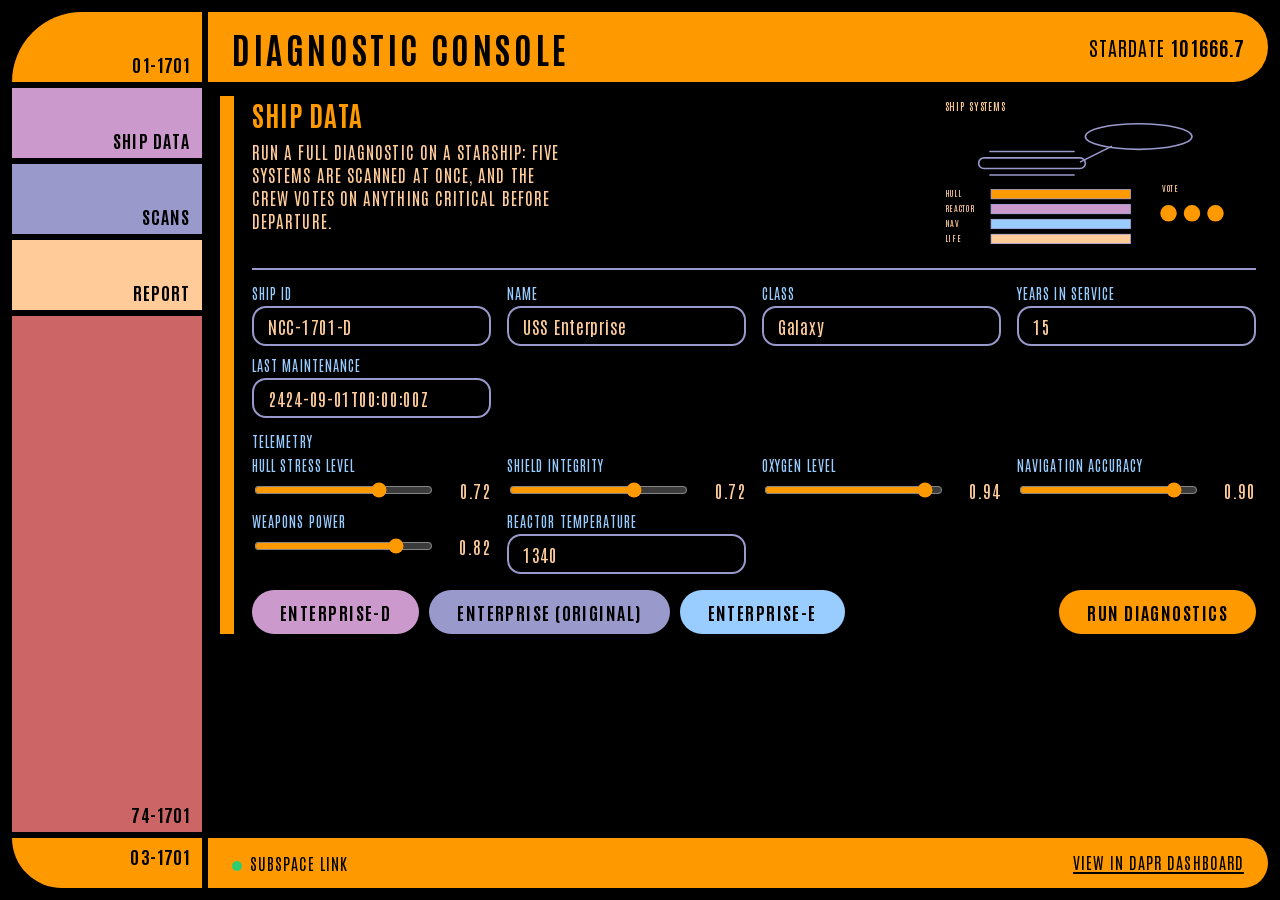
<file: StarshipDiagnostics/StarshipDiagnostics.Web/wwwroot/index.html>
<!doctype html>
<html lang="en">
<head>
  <meta charset="utf-8">
  <meta name="viewport" content="width=device-width, initial-scale=1">
  <title>Diagnostic Console</title>
  <link rel="icon" href="data:,">
  <link rel="stylesheet" href="css/lcars.css">
  <link rel="stylesheet" href="css/demo.css">
</head>
<body data-view="idle">
  <div class="frame">
    <div class="corner-top"><span>01-1701</span></div>
    <header class="bar-top">
      <h1>Diagnostic Console</h1>
      <span class="stardate">Stardate <b id="stardate">--</b></span>
    </header>

    <nav class="sidebar" aria-hidden="true">
      <div class="block b-lilac"><span>Ship data</span></div>
      <div class="block b-blue"><span>Scans</span></div>
      <div class="block b-peach"><span>Report</span></div>
      <div class="block b-salmon filler"><span>74-1701</span></div>
    </nav>

    <main class="main">
      <div id="alert-banner" class="banner alert" role="alert" hidden>Red alert &mdash; ship is not cleared for departure</div>
      <div id="link-lost" class="banner warn" role="alert" hidden>Subspace link lost &mdash; retrying</div>

      <section id="form-panel" class="panel">
        <div class="panel-head">
          <div>
            <h2 tabindex="-1">Ship data</h2>
            <p class="lede">Run a full diagnostic on a starship: five systems are scanned at once, and the crew votes on anything critical before departure.</p>
          </div>
          <div id="idle-intro" class="idle-intro" aria-hidden="true"><svg viewBox="0 0 300 150" role="presentation" focusable="false"><g class="loop"><text x="8" y="14">Ship systems</text><ellipse class="ln sb" cx="190" cy="38" rx="50" ry="12"/><path class="ln sb" d="M165 47L135 62"/><rect class="ln sb" x="40" y="58" width="100" height="10" rx="5"/><path class="ln sb" d="M50 52h80M50 74h80"/><text class="sm" x="8" y="95">Hull</text><rect class="ln sb" x="52" y="88" width="130" height="8"/><rect class="fo bar0 fb" x="52" y="88" width="130" height="8" style="transform-origin:left"/><text class="sm" x="8" y="109">Reactor</text><rect class="ln sb" x="52" y="102" width="130" height="8"/><rect class="fl bar1 fb" x="52" y="102" width="130" height="8" style="transform-origin:left"/><text class="sm" x="8" y="123">Nav</text><rect class="ln sb" x="52" y="116" width="130" height="8"/><rect class="fk bar2 fb" x="52" y="116" width="130" height="8" style="transform-origin:left"/><text class="sm" x="8" y="137">Life</text><rect class="ln sb" x="52" y="130" width="130" height="8"/><rect class="fp bar3 fb" x="52" y="130" width="130" height="8" style="transform-origin:left"/><text class="sm" x="212" y="90">Vote</text><circle class="ln so" cx="218" cy="110" r="7"/><circle class="fo lamp0" cx="218" cy="110" r="7"/><circle class="ln so" cx="240" cy="110" r="7"/><circle class="fo lamp1" cx="240" cy="110" r="7"/><circle class="ln so" cx="262" cy="110" r="7"/><circle class="fo lamp2" cx="262" cy="110" r="7"/></g></svg></div>
        </div>
        <form id="demo-form" novalidate>
          <div class="grid">
            <label>Ship id<input id="shipId" type="text" required></label>
            <label>Name<input id="name" type="text" required></label>
            <label>Class<input id="class" type="text" required></label>
            <label>Years in service<input id="yearsInService" type="number" min="0" step="1" required></label>
            <label>Last maintenance<input id="lastMaintenance" type="text" required></label>
          </div>
          <fieldset class="telemetry">
            <legend>Telemetry</legend>
            <div class="grid">
              <label>Hull stress level
                <span class="slider"><input id="hullStressLevel" type="range" min="0" max="1" step="0.01"><output for="hullStressLevel"></output></span>
              </label>
              <label>Shield integrity
                <span class="slider"><input id="shieldIntegrity" type="range" min="0" max="1" step="0.01"><output for="shieldIntegrity"></output></span>
              </label>
              <label>Oxygen level
                <span class="slider"><input id="oxygenLevel" type="range" min="0" max="1" step="0.01"><output for="oxygenLevel"></output></span>
              </label>
              <label>Navigation accuracy
                <span class="slider"><input id="navigationAccuracy" type="range" min="0" max="1" step="0.01"><output for="navigationAccuracy"></output></span>
              </label>
              <label>Weapons power
                <span class="slider"><input id="weaponsPower" type="range" min="0" max="1" step="0.01"><output for="weaponsPower"></output></span>
              </label>
              <label>Reactor temperature<input id="reactorTemperature" type="number" step="any" required></label>
            </div>
          </fieldset>
          <p id="form-error" class="error" role="alert" hidden></p>
          <div class="actions">
            <button type="button" class="pill p-lilac" data-preset="enterprise-d">Enterprise-D</button>
            <button type="button" class="pill p-blue" data-preset="enterprise-original">Enterprise (original)</button>
            <button type="button" class="pill p-sky" data-preset="enterprise-e">Enterprise-E</button>
            <button type="submit" id="begin" class="pill p-orange go">Run diagnostics</button>
          </div>
        </form>
      </section>

      <section id="findings-panel" class="panel">
        <h2 tabindex="-1">Diagnostic report</h2>
        <div id="departure" class="departure" role="status">--</div>
        <div class="risk"><span>Overall status</span><strong id="overall-status">--</strong></div>
        <p id="findings-note" class="note" hidden></p>
        <h3>Subsystems</h3>
        <div id="subsystems"></div>
        <div id="votes-section" hidden>
          <h3>Votes on critical findings</h3>
          <div id="votes"></div>
        </div>
        <h3>Required repairs</h3>
        <ul id="repairs"></ul>
        <p class="repair-hours">Estimated repair time <strong id="repair-hours">--</strong></p>
        <h3>Token usage</h3>
        <p id="findings-tokens">--</p>
        <div class="actions"><button type="button" id="new-analysis" class="pill p-orange">New diagnostics</button></div>
      </section>

      <section id="progress-panel" class="panel">
        <h2 tabindex="-1">Scans <span id="run-status" class="status" aria-live="polite">--</span></h2>
        <p class="meta">Instance <span id="instance-id">--</span> &middot; Elapsed <span id="elapsed">00:00</span>
          <span class="tokens" aria-hidden="true"><span class="tokens-label">Tokens</span><b id="tokens-total">--</b></span>
          <span id="tokens-detail" class="tokens-detail" aria-hidden="true"></span></p>
        <p id="run-note" class="note" role="alert" hidden></p>
        <div id="durable" class="durable" aria-hidden="true"></div>
        <p id="durable-caption" class="durable-caption" role="status"></p>
        <ol id="scan-board" aria-live="polite">
          <li class="tile" data-activity="HullIntegrityScanActivity">
            <span class="tile-name">Hull integrity</span><span class="tile-health">--</span><span class="tile-state">Standby</span><span class="tile-status"></span>
            <span class="tile-bar" aria-hidden="true"><i></i></span><span class="radar" aria-hidden="true"></span><span class="ping" aria-hidden="true"></span>
          </li>
          <li class="tile" data-activity="ReactorCoreScanActivity">
            <span class="tile-name">Reactor core</span><span class="tile-health">--</span><span class="tile-state">Standby</span><span class="tile-status"></span>
            <span class="tile-bar" aria-hidden="true"><i></i></span><span class="radar" aria-hidden="true"></span><span class="ping" aria-hidden="true"></span>
          </li>
          <li class="tile" data-activity="NavigationScanActivity">
            <span class="tile-name">Navigation</span><span class="tile-health">--</span><span class="tile-state">Standby</span><span class="tile-status"></span>
            <span class="tile-bar" aria-hidden="true"><i></i></span><span class="radar" aria-hidden="true"></span><span class="ping" aria-hidden="true"></span>
          </li>
          <li class="tile" data-activity="LifeSupportScanActivity">
            <span class="tile-name">Life support</span><span class="tile-health">--</span><span class="tile-state">Standby</span><span class="tile-status"></span>
            <span class="tile-bar" aria-hidden="true"><i></i></span><span class="radar" aria-hidden="true"></span><span class="ping" aria-hidden="true"></span>
          </li>
          <li class="tile" data-activity="WeaponsScanActivity">
            <span class="tile-name">Weapons</span><span class="tile-health">--</span><span class="tile-state">Standby</span><span class="tile-status"></span>
            <span class="tile-bar" aria-hidden="true"><i></i></span><span class="radar" aria-hidden="true"></span><span class="ping" aria-hidden="true"></span>
          </li>
        </ol>
        <div id="vote-panel" hidden>
          <h3>Voting on critical findings <small>Safety &middot; Severity &middot; Recommendation</small></h3>
          <ul id="vote-rows" aria-live="polite"></ul>
        </div>
        <div id="restart-actions" class="actions"><button type="button" id="restart" class="pill p-orange">New diagnostics</button></div>
      </section>
    </main>

    <div class="corner-bottom"><span>03-1701</span></div>
    <footer class="bar-bottom">
      <span id="link-indicator" class="link ok">Subspace link</span>
      <a href="http://localhost:9090/workflows" target="_blank" rel="noopener">View in Dapr dashboard</a>
    </footer>
  </div>
  <script type="module" src="js/engine.js"></script>
</body>
</html>
</file>
<file: AlienTranslator/AlienTranslator.Web/wwwroot/css/lcars.css>
@font-face {
  font-family: "Antonio";
  src: url("../fonts/Antonio.woff2") format("woff2");
  font-weight: 400 700;
  font-display: swap;
}

:root {
  --orange: #ff9900;
  --peach: #ffcc99;
  --lilac: #cc99cc;
  --blue: #9999cc;
  --sky: #99ccff;
  --salmon: #cc6666;
  --gold: #ffcc66;
  --accent: var(--orange);
  --text: var(--peach);
  --gap: 6px;
  --elbow: 70px;
}

body.red-alert {
  --accent: #ff3b30;
  --text: #ff9c94;
  --orange: #cc3333;
  --lilac: #993333;
  --blue: #cc6666;
  --peach: #dd6655;
  --sky: #cc5555;
}

* { box-sizing: border-box; }

body {
  margin: 0;
  background: #000;
  color: var(--text);
  font-family: "Antonio", "Arial Narrow", Impact, sans-serif;
  font-size: 18px;
  letter-spacing: 0.06em;
  text-transform: uppercase;
}

.frame {
  display: grid;
  grid-template-columns: 190px 1fr;
  grid-template-rows: auto 1fr auto;
  gap: var(--gap);
  min-height: 100vh;
  padding: 12px;
}

.corner-top, .corner-bottom, .block {
  background: var(--orange);
  color: #000;
  display: flex;
  align-items: flex-end;
  justify-content: flex-end;
  padding: 6px 12px;
  font-weight: 700;
}
.corner-top { border-top-left-radius: var(--elbow); height: 70px; }
.corner-bottom { border-bottom-left-radius: var(--elbow); height: 50px; align-items: flex-start; }

.bar-top, .bar-bottom {
  display: flex;
  align-items: center;
  justify-content: space-between;
  gap: 16px;
  background: var(--orange);
  color: #000;
  padding: 0 24px;
  border-radius: 0 35px 35px 0;
  min-height: 70px;
}
.bar-bottom { min-height: 50px; font-size: 16px; }
.bar-top h1 { margin: 0; font-size: 36px; font-weight: 700; letter-spacing: 0.1em; }
.stardate { font-size: 20px; }
.bar-bottom a { color: #000; text-decoration: none; border-bottom: 2px solid #000; }

.sidebar { display: flex; flex-direction: column; gap: var(--gap); }
.block { min-height: 70px; }
.b-lilac { background: var(--lilac); }
.b-blue { background: var(--blue); }
.b-peach { background: var(--peach); }
.b-salmon { background: var(--salmon); }
.filler { flex: 1; }

.main { padding: 8px 12px; display: flex; flex-direction: column; gap: 18px; min-width: 0; }

.panel { border-left: 14px solid var(--accent); padding-left: 18px; }
.panel h2 {
  margin: 0 0 10px;
  font-size: 28px;
  color: var(--accent);
  font-weight: 700;
  display: flex;
  align-items: center;
  gap: 16px;
}
.status { font-size: 16px; background: var(--blue); color: #000; padding: 2px 14px; border-radius: 14px; }
.meta { margin: 0 0 12px; font-size: 15px; color: var(--blue); }
.meta span { color: var(--text); }
#instance-id { text-transform: none; }
/* token readout: the width is reserved (tabular digits, min-width) so the counting number does not shift the line */
.meta .tokens { display: inline-flex; align-items: baseline; gap: 8px; margin-left: 10px; padding: 0 12px; border-radius: 14px; background: var(--blue); }
.meta .tokens, .meta .tokens span, .meta .tokens b { color: #000; }
.tokens b { min-width: 9ch; text-align: right; font-size: 18px; font-weight: 700; font-variant-numeric: tabular-nums; }
/* always rendered on its own line, so the first detail text does not move the layout */
.meta .tokens-detail { display: block; min-height: 1.4em; margin-top: 4px; color: var(--blue); font-variant-numeric: tabular-nums; }

.grid { display: grid; grid-template-columns: repeat(auto-fit, minmax(210px, 1fr)); gap: 10px 16px; }
label { display: flex; flex-direction: column; gap: 4px; font-size: 14px; color: var(--sky); }
label.wide { margin-top: 10px; }
input, textarea {
  font: inherit;
  font-size: 18px;
  letter-spacing: 0.04em;
  color: var(--text);
  background: #000;
  border: 2px solid var(--blue);
  border-radius: 14px;
  padding: 6px 14px;
  text-transform: none;
}
.panel h2:focus { outline: none; }
input:focus, textarea:focus { outline: none; border-color: var(--accent); }
textarea { resize: vertical; }

.actions { display: flex; flex-wrap: wrap; gap: 10px; margin-top: 16px; }
.pill {
  font: inherit;
  font-weight: 700;
  letter-spacing: 0.08em;
  text-transform: uppercase;
  border: 0;
  border-radius: 22px;
  min-height: 44px;
  padding: 0 28px;
  color: #000;
  cursor: pointer;
  text-align: right;
}
.pill:hover:not(:disabled) { filter: brightness(1.15); }
.pill:disabled { opacity: 0.5; cursor: wait; }
.p-orange { background: var(--orange); }
.p-lilac { background: var(--lilac); }
.p-blue { background: var(--blue); }
.p-sky { background: var(--sky); }
.go { margin-left: auto; }
#restart-actions { display: none; }
body[data-view="running"] #restart-actions,
body[data-view="failed"] #restart-actions { display: flex; }

.error { color: var(--salmon); margin: 10px 0 0; font-size: 15px; }
.note { margin: 0 0 12px; font-size: 15px; color: var(--gold); }

.banner { padding: 10px 24px; border-radius: 0 28px 28px 0; font-weight: 700; color: #000; font-size: 20px; }
.banner.alert { background: #ff3b30; animation: pulse 1.6s ease-in-out infinite; }
.banner.warn { background: var(--gold); }
.banner[hidden] { display: none; }
#link-lost { order: -3; }
#alert-banner { order: -2; }

.risk { display: flex; align-items: center; gap: 14px; margin-bottom: 10px; }
.risk span { font-size: 14px; color: var(--sky); }
.risk strong { background: var(--accent); color: #000; padding: 4px 22px; border-radius: 20px; font-size: 22px; }
body.red-alert .risk strong { animation: pulse 1.6s ease-in-out infinite; }

dl { margin: 0; }
dt { color: var(--sky); font-size: 14px; margin-top: 12px; }
dd { margin: 4px 0 0; text-transform: none; letter-spacing: 0.03em; line-height: 1.45; white-space: pre-wrap; }

#stage-list { list-style: none; margin: 0; padding: 0; display: flex; flex-direction: column; gap: 10px; }
#stage-list li {
  display: grid;
  grid-template-columns: minmax(180px, 280px) 1fr 110px;
  align-items: center;
  gap: 14px;
}
.stage-name { color: var(--text); }
.stage-bar { height: 16px; border-radius: 8px; background: #2a2a2a; position: relative; overflow: hidden; }
.stage-state { font-size: 14px; color: var(--blue); text-align: right; }
li.done .stage-bar { background: var(--accent); }
li.done .stage-state { color: var(--accent); }
li.active .stage-bar::after {
  content: "";
  position: absolute;
  inset: 0;
  background: repeating-linear-gradient(90deg, var(--sky) 0 24px, transparent 24px 32px);
  animation: sweep 1.2s linear infinite;
}
li.active .stage-state { color: var(--sky); }
.stage-output { grid-column: 1 / -1; }
.stage-output[hidden] { display: none; }
.stage-output summary { cursor: pointer; font-size: 13px; color: var(--blue); }
.stage-output pre {
  margin: 6px 0 0;
  white-space: pre-wrap;
  font: inherit;
  font-size: 15px;
  text-transform: none;
  letter-spacing: 0.03em;
  color: var(--text);
  border-left: 3px solid var(--blue);
  padding-left: 12px;
}

.link::before { content: ""; display: inline-block; width: 10px; height: 10px; border-radius: 50%; margin-right: 8px; background: #2ecc71; }
.link.retry::before { background: var(--gold); }

.sr-only {
  position: absolute;
  width: 1px;
  height: 1px;
  margin: -1px;
  padding: 0;
  border: 0;
  overflow: hidden;
  clip-path: inset(50%);
  white-space: nowrap;
}

/* durable timeline: one bead per saved checkpoint (states: running | lost | ended) */
.durable { position: relative; display: flex; align-items: center; margin: 18px 0 6px; }
.durable:empty { display: none; }
.durable-track { list-style: none; margin: 0; padding: 0; display: flex; align-items: center; flex: 1; min-width: 0; }
.durable-bead { display: flex; align-items: center; flex: 1; min-width: 0; }
.durable-bead:first-child { flex: none; }
.durable-seg { flex: 1; min-width: 4px; height: 6px; border-radius: 3px; background: #2a2a2a; position: relative; overflow: hidden; }
.durable-dot { flex: none; width: 22px; height: 22px; border-radius: 50%; background: #2a2a2a; border: 2px solid #444; position: relative; }
.durable-bead.saved .durable-seg { background: var(--accent); }
.durable-bead.saved .durable-dot { background: var(--accent); border-color: var(--peach); }
.durable-bead.next .durable-dot { border-color: var(--sky); }
.durable[data-state="running"] .durable-bead.next .durable-dot { animation: durable-pulse 1.2s ease-in-out infinite; }
.durable[data-state="running"] .durable-bead.next .durable-seg::after {
  content: "";
  position: absolute;
  inset: 0;
  background: repeating-linear-gradient(90deg, var(--sky) 0 10px, transparent 10px 18px);
  opacity: 0.5;
  animation: durable-sweep 1s linear infinite;
}
.durable-bead.just-saved .durable-dot { animation: durable-flash 1.5s ease-out; }
.durable-bead.just-saved .durable-dot::after {
  content: "saved";
  position: absolute;
  bottom: calc(100% + 3px);
  left: 50%;
  transform: translateX(-50%);
  font-size: 11px;
  color: var(--sky);
  opacity: 0;
  animation: durable-label 1.5s ease-out;
}
.durable[data-state="lost"] .durable-bead.head .durable-seg { background: #cc3333; }
.durable[data-state="lost"] .durable-bead.head .durable-dot { background: #cc3333; border-color: #ff6666; box-shadow: 0 0 12px #cc3333; }
.durable[data-state="ended"] .durable-bead.next .durable-dot { border-color: #444; }
/* on the caption line, right-aligned, so the beads do not move when the link drops */
.durable-down { position: absolute; right: 0; top: calc(100% + 6px); font-size: 15px; color: #ff6666; white-space: nowrap; }
.durable-down[hidden] { display: none; }
.durable-caption { margin: 0 0 12px; min-height: 1.4em; font-size: 15px; }
.durable-caption[data-tone="lost"] { color: #ff6666; animation: durable-caption-in 0.4s ease-out; }
.durable-caption[data-tone="restored"] { color: #66dd88; animation: durable-caption-restored 6s ease-in-out forwards; }

@keyframes durable-pulse { 50% { box-shadow: 0 0 10px var(--sky); } }
@keyframes durable-sweep { to { background-position: 18px 0; } }
@keyframes durable-flash { 0% { box-shadow: 0 0 0 0 var(--sky); } 30% { box-shadow: 0 0 14px 4px var(--sky); } 100% { box-shadow: 0 0 0 0 transparent; } }
@keyframes durable-label { 0%, 70% { opacity: 1; } 100% { opacity: 0; } }
@keyframes durable-caption-in { from { opacity: 0; } }
@keyframes durable-caption-restored { 0% { opacity: 0; } 6%, 85% { opacity: 1; } 100% { opacity: 0.35; } }

@media (prefers-reduced-motion: reduce) {
  .durable *, .durable *::after, .durable-caption { animation: none !important; }
  .durable-bead.just-saved .durable-dot::after { display: none; }
}

/* views */
body[data-view="idle"] #progress-panel,
body[data-view="idle"] #findings-panel,
body[data-view="running"] #form-panel,
body[data-view="running"] #findings-panel,
body[data-view="failed"] #form-panel,
body[data-view="failed"] #findings-panel,
body[data-view="completed"] #form-panel { display: none; }
body[data-view="completed"] #findings-panel { order: -1; }
body[data-view="failed"] #progress-panel .status { background: var(--salmon); }

@keyframes pulse { 50% { opacity: 0.55; } }
@keyframes sweep { to { background-position: 32px 0; } }

@media (prefers-reduced-motion: reduce) {
  .banner.alert, body.red-alert .risk strong, li.active .stage-bar::after { animation: none; }
}

@media (max-width: 760px) {
  .frame { grid-template-columns: 1fr; padding: 8px; }
  .corner-top, .corner-bottom, .sidebar { display: none; }
  .bar-top, .bar-bottom { border-radius: 24px; }
  .bar-top h1 { font-size: 26px; }
  #stage-list li { grid-template-columns: 1fr 90px; }
  .stage-bar { grid-column: 1 / -1; order: 3; }
}
</file>
<file: AlienTranslator/AlienTranslator.Web/wwwroot/css/demo.css>
h3 { margin: 16px 0 4px; font-size: 14px; font-weight: 400; color: var(--sky); }

select {
  font: inherit;
  font-size: 18px;
  letter-spacing: 0.04em;
  color: var(--text);
  background: #000;
  border: 2px solid var(--blue);
  border-radius: 14px;
  padding: 6px 14px;
}
select:focus { outline: none; border-color: var(--accent); }
label[hidden] { display: none; }
fieldset.vocab-set { margin: 14px 0 0; padding: 0; border: 0; min-width: 0; }
.vocab-set legend { padding: 0; font-size: 14px; color: var(--sky); }
.vocab-set .pill { margin-top: 8px; }
.vocab-row { display: grid; grid-template-columns: minmax(120px, 1fr) minmax(160px, 2fr) auto; gap: 10px; margin-top: 8px; }
.vocab-row .pill { margin: 0; padding: 0 16px; }
.p-salmon { background: var(--salmon); }

.board { list-style: none; margin: 14px 0 0; padding: 0; display: flex; flex-direction: column; gap: 10px; }
.iter { display: grid; grid-template-columns: 150px 1fr 150px; align-items: center; gap: 14px; }
.iter[hidden] { display: none; }
.iter.active .stage-bar { grid-column: 2; }
.q-bar { display: grid; grid-template-columns: 1fr 52px; align-items: center; gap: 10px; }
.q-track { height: 16px; border-radius: 8px; background: #2a2a2a; position: relative; overflow: hidden; }
.q-track::before { content: ""; position: absolute; inset: 0 auto 0 0; width: var(--width, 0%); background: var(--gold); }
.q-track::after { content: ""; position: absolute; top: 0; bottom: 0; left: var(--mark, 80%); width: 3px; background: var(--text); }
.iter.meets .q-track::before { background: var(--accent); }
.iter.fresh .q-track::before { animation: gauge-fill 0.9s ease-out; }
.iter.fresh .verdict { animation: verdict-in 0.3s ease-out 0.9s backwards; }
@keyframes gauge-fill { from { width: 0; } }
@keyframes verdict-in { from { opacity: 0; } }
.q-score { font-size: 15px; text-align: right; }
.verdict { font-size: 14px; text-align: right; color: var(--gold); }
.iter.meets .verdict { color: var(--accent); }
.iter-preview { grid-column: 1 / -1; margin: 0; font-size: 14px; line-height: 1.4; color: var(--sky); text-transform: none; letter-spacing: 0.03em; overflow: hidden; display: -webkit-box; -webkit-box-orient: vertical; -webkit-line-clamp: 3; line-clamp: 3; overflow-wrap: anywhere; }
.iter-preview:empty { display: none; }
.iter-text { grid-column: 1 / -1; }
.iter-text summary { cursor: pointer; font-size: 13px; color: var(--blue); }
.footer-count { margin: 12px 0 0; font-size: 15px; color: var(--blue); }

.compare { display: grid; grid-template-columns: repeat(auto-fit, minmax(260px, 1fr)); gap: 0 32px; }
.prose { margin: 0; white-space: pre-wrap; text-transform: none; letter-spacing: 0.03em; line-height: 1.45; }
.reasoning { margin-top: 8px; }
.reasoning summary { cursor: pointer; font-size: 13px; color: var(--blue); }
.points { margin: 0; padding-left: 20px; text-transform: none; letter-spacing: 0.03em; line-height: 1.45; }

.scores { display: flex; flex-direction: column; gap: 8px; margin-top: 6px; }
.score { display: grid; grid-template-columns: 170px 1fr 52px; align-items: center; gap: 14px; }
.score-name { font-size: 14px; color: var(--text); }
.score-value { font-size: 15px; text-align: right; color: var(--accent); }
.score .q-track::after { display: none; }
.score .q-track::before { background: var(--accent); }

.trend svg { display: block; width: 100%; max-width: 420px; height: auto; background: #111; border-radius: 14px; }
.trend polyline { fill: none; stroke: var(--accent); stroke-width: 2.5; stroke-linejoin: round; }
.trend circle { fill: var(--accent); }
.trend .threshold { stroke: var(--text); stroke-width: 1; stroke-dasharray: 4 4; }
.trend-empty { margin: 0; color: var(--blue); font-size: 15px; }

@media (max-width: 760px) {
  .iter { grid-template-columns: 1fr 120px; }
  .iter .q-bar, .iter.active .stage-bar { grid-column: 1 / -1; order: 3; }
  .iter .iter-preview { order: 4; }
  .iter .iter-text { order: 5; }
  .vocab-row { grid-template-columns: 1fr 1fr; }
  .vocab-row .pill { grid-column: 1 / -1; }
  .score { grid-template-columns: 1fr 52px; }
  .score .q-track { grid-column: 1 / -1; order: 3; }
}

@media (prefers-reduced-motion: reduce) {
  .iter.fresh .q-track::before, .iter.fresh .verdict { animation: none; }
}

/* Idle-page wireframe */
.panel-head { display: grid; grid-template-columns: 1fr auto; gap: 18px; align-items: start; padding-bottom: 12px; margin-bottom: 14px; border-bottom: 2px solid var(--blue); }
.panel-head h2 { margin-bottom: 8px; }
.panel-head .lede { margin: 0; font-size: 17px; color: var(--text); max-width: 46ch; line-height: 1.35; }
.idle-intro { margin: 0; min-width: 0; }
@media (max-width: 760px) { .panel-head { grid-template-columns: 1fr; } }
.idle-intro svg { height: 160px; width: auto; max-width: 100%; display: block; }
.idle-intro .ln { fill: none; stroke-width: 1.5; }
.idle-intro .so { stroke: var(--orange); } .idle-intro .sp { stroke: var(--peach); }
.idle-intro .sl { stroke: var(--lilac); } .idle-intro .sb { stroke: var(--blue); }
.idle-intro .sk { stroke: var(--sky); } .idle-intro .sr { stroke: var(--salmon); }
.idle-intro .dim { opacity: .35; }
.idle-intro .fo { fill: var(--orange); } .idle-intro .fl { fill: var(--lilac); }
.idle-intro .fk { fill: var(--sky); } .idle-intro .fp { fill: var(--peach); }
.idle-intro text { fill: var(--text); font-size: 10px; letter-spacing: .08em; text-transform: uppercase; }
.idle-intro .sm { font-size: 8px; }
.idle-intro .hi { fill: var(--orange); }
.idle-intro .fb { transform-box: fill-box; }
@keyframes at-glyphs{0%{opacity:0}3.75%{opacity:0}12.5%{opacity:1}52.5%{opacity:1}60%{opacity:.35}100%{opacity:.35}}
@keyframes at-bad{0%{opacity:0}15%{opacity:0}20%{opacity:1}50%{opacity:1}55%{opacity:0}100%{opacity:0}}
@keyframes at-good{0%{opacity:0}52.5%{opacity:0}60%{opacity:1}100%{opacity:1}}
@keyframes at-q{0%{transform:scaleX(0)}15%{transform:scaleX(0)}47.5%{transform:scaleX(.35)}55%{transform:scaleX(.35)}77.5%{transform:scaleX(1)}100%{transform:scaleX(1)}}
@keyframes at-fade{0%{opacity:0}3.75%{opacity:1}91.25%{opacity:1}100%{opacity:0}}
.idle-intro .glyphs{animation:at-glyphs 8s linear infinite;}
.idle-intro .bad{animation:at-bad 8s linear infinite;}
.idle-intro .good{animation:at-good 8s linear infinite;}
.idle-intro .q{animation:at-q 8s linear infinite;}
.idle-intro .loop{animation:at-fade 8s linear infinite;}
@media (prefers-reduced-motion: reduce) {
  .idle-intro * { animation: none !important; }
}
</file>
<file: AnomalyAnalysis/AnomalyAnalysis.Web/wwwroot/css/lcars.css>
@font-face {
  font-family: "Antonio";
  src: url("../fonts/Antonio.woff2") format("woff2");
  font-weight: 400 700;
  font-display: swap;
}

:root {
  --orange: #ff9900;
  --peach: #ffcc99;
  --lilac: #cc99cc;
  --blue: #9999cc;
  --sky: #99ccff;
  --salmon: #cc6666;
  --gold: #ffcc66;
  --accent: var(--orange);
  --text: var(--peach);
  --gap: 6px;
  --elbow: 70px;
}

body.red-alert {
  --accent: #ff3b30;
  --text: #ff9c94;
  --orange: #cc3333;
  --lilac: #993333;
  --blue: #cc6666;
  --peach: #dd6655;
  --sky: #cc5555;
}

* { box-sizing: border-box; }

body {
  margin: 0;
  background: #000;
  color: var(--text);
  font-family: "Antonio", "Arial Narrow", Impact, sans-serif;
  font-size: 18px;
  letter-spacing: 0.06em;
  text-transform: uppercase;
}

.frame {
  display: grid;
  grid-template-columns: 190px 1fr;
  grid-template-rows: auto 1fr auto;
  gap: var(--gap);
  min-height: 100vh;
  padding: 12px;
}

.corner-top, .corner-bottom, .block {
  background: var(--orange);
  color: #000;
  display: flex;
  align-items: flex-end;
  justify-content: flex-end;
  padding: 6px 12px;
  font-weight: 700;
}
.corner-top { border-top-left-radius: var(--elbow); height: 70px; }
.corner-bottom { border-bottom-left-radius: var(--elbow); height: 50px; align-items: flex-start; }

.bar-top, .bar-bottom {
  display: flex;
  align-items: center;
  justify-content: space-between;
  gap: 16px;
  background: var(--orange);
  color: #000;
  padding: 0 24px;
  border-radius: 0 35px 35px 0;
  min-height: 70px;
}
.bar-bottom { min-height: 50px; font-size: 16px; }
.bar-top h1 { margin: 0; font-size: 36px; font-weight: 700; letter-spacing: 0.1em; }
.stardate { font-size: 20px; }
.bar-bottom a { color: #000; text-decoration: none; border-bottom: 2px solid #000; }

.sidebar { display: flex; flex-direction: column; gap: var(--gap); }
.block { min-height: 70px; }
.b-lilac { background: var(--lilac); }
.b-blue { background: var(--blue); }
.b-peach { background: var(--peach); }
.b-salmon { background: var(--salmon); }
.filler { flex: 1; }

.main { padding: 8px 12px; display: flex; flex-direction: column; gap: 18px; min-width: 0; }

.panel { border-left: 14px solid var(--accent); padding-left: 18px; }
.panel h2 {
  margin: 0 0 10px;
  font-size: 28px;
  color: var(--accent);
  font-weight: 700;
  display: flex;
  align-items: center;
  gap: 16px;
}
.status { font-size: 16px; background: var(--blue); color: #000; padding: 2px 14px; border-radius: 14px; }
.meta { margin: 0 0 12px; font-size: 15px; color: var(--blue); }
.meta span { color: var(--text); }
#instance-id { text-transform: none; }
/* token readout: the width is reserved (tabular digits, min-width) so the counting number does not shift the line */
.meta .tokens { display: inline-flex; align-items: baseline; gap: 8px; margin-left: 10px; padding: 0 12px; border-radius: 14px; background: var(--blue); }
.meta .tokens, .meta .tokens span, .meta .tokens b { color: #000; }
.tokens b { min-width: 9ch; text-align: right; font-size: 18px; font-weight: 700; font-variant-numeric: tabular-nums; }
/* always rendered on its own line, so the first detail text does not move the layout */
.meta .tokens-detail { display: block; min-height: 1.4em; margin-top: 4px; color: var(--blue); font-variant-numeric: tabular-nums; }

.grid { display: grid; grid-template-columns: repeat(auto-fit, minmax(210px, 1fr)); gap: 10px 16px; }
label { display: flex; flex-direction: column; gap: 4px; font-size: 14px; color: var(--sky); }
label.wide { margin-top: 10px; }
input, textarea {
  font: inherit;
  font-size: 18px;
  letter-spacing: 0.04em;
  color: var(--text);
  background: #000;
  border: 2px solid var(--blue);
  border-radius: 14px;
  padding: 6px 14px;
  text-transform: none;
}
.panel h2:focus { outline: none; }
input:focus, textarea:focus { outline: none; border-color: var(--accent); }
textarea { resize: vertical; }

.actions { display: flex; flex-wrap: wrap; gap: 10px; margin-top: 16px; }
.pill {
  font: inherit;
  font-weight: 700;
  letter-spacing: 0.08em;
  text-transform: uppercase;
  border: 0;
  border-radius: 22px;
  min-height: 44px;
  padding: 0 28px;
  color: #000;
  cursor: pointer;
  text-align: right;
}
.pill:hover:not(:disabled) { filter: brightness(1.15); }
.pill:disabled { opacity: 0.5; cursor: wait; }
.p-orange { background: var(--orange); }
.p-lilac { background: var(--lilac); }
.p-blue { background: var(--blue); }
.p-sky { background: var(--sky); }
.go { margin-left: auto; }
#restart-actions { display: none; }
body[data-view="running"] #restart-actions,
body[data-view="failed"] #restart-actions { display: flex; }

.error { color: var(--salmon); margin: 10px 0 0; font-size: 15px; }
.note { margin: 0 0 12px; font-size: 15px; color: var(--gold); }

.banner { padding: 10px 24px; border-radius: 0 28px 28px 0; font-weight: 700; color: #000; font-size: 20px; }
.banner.alert { background: #ff3b30; animation: pulse 1.6s ease-in-out infinite; }
.banner.warn { background: var(--gold); }
.banner[hidden] { display: none; }
#link-lost { order: -3; }
#alert-banner { order: -2; }

.risk { display: flex; align-items: center; gap: 14px; margin-bottom: 10px; }
.risk span { font-size: 14px; color: var(--sky); }
.risk strong { background: var(--accent); color: #000; padding: 4px 22px; border-radius: 20px; font-size: 22px; }
body.red-alert .risk strong { animation: pulse 1.6s ease-in-out infinite; }

dl { margin: 0; }
dt { color: var(--sky); font-size: 14px; margin-top: 12px; }
dd { margin: 4px 0 0; text-transform: none; letter-spacing: 0.03em; line-height: 1.45; white-space: pre-wrap; }

#stage-list { list-style: none; margin: 0; padding: 0; display: flex; flex-direction: column; gap: 10px; }
#stage-list li {
  display: grid;
  grid-template-columns: minmax(180px, 280px) 1fr 110px;
  align-items: center;
  gap: 14px;
}
.stage-name { color: var(--text); }
.stage-bar { height: 16px; border-radius: 8px; background: #2a2a2a; position: relative; overflow: hidden; }
.stage-state { font-size: 14px; color: var(--blue); text-align: right; }
li.done .stage-bar { background: var(--accent); }
li.done .stage-state { color: var(--accent); }
li.active .stage-bar::after {
  content: "";
  position: absolute;
  inset: 0;
  background: repeating-linear-gradient(90deg, var(--sky) 0 24px, transparent 24px 32px);
  animation: sweep 1.2s linear infinite;
}
li.active .stage-state { color: var(--sky); }
.stage-output { grid-column: 1 / -1; }
.stage-output[hidden] { display: none; }
.stage-output summary { cursor: pointer; font-size: 13px; color: var(--blue); }
.stage-output pre {
  margin: 6px 0 0;
  white-space: pre-wrap;
  font: inherit;
  font-size: 15px;
  text-transform: none;
  letter-spacing: 0.03em;
  color: var(--text);
  border-left: 3px solid var(--blue);
  padding-left: 12px;
}

.link::before { content: ""; display: inline-block; width: 10px; height: 10px; border-radius: 50%; margin-right: 8px; background: #2ecc71; }
.link.retry::before { background: var(--gold); }

.sr-only {
  position: absolute;
  width: 1px;
  height: 1px;
  margin: -1px;
  padding: 0;
  border: 0;
  overflow: hidden;
  clip-path: inset(50%);
  white-space: nowrap;
}

/* durable timeline: one bead per saved checkpoint (states: running | lost | ended) */
.durable { position: relative; display: flex; align-items: center; margin: 18px 0 6px; }
.durable:empty { display: none; }
.durable-track { list-style: none; margin: 0; padding: 0; display: flex; align-items: center; flex: 1; min-width: 0; }
.durable-bead { display: flex; align-items: center; flex: 1; min-width: 0; }
.durable-bead:first-child { flex: none; }
.durable-seg { flex: 1; min-width: 4px; height: 6px; border-radius: 3px; background: #2a2a2a; position: relative; overflow: hidden; }
.durable-dot { flex: none; width: 22px; height: 22px; border-radius: 50%; background: #2a2a2a; border: 2px solid #444; position: relative; }
.durable-bead.saved .durable-seg { background: var(--accent); }
.durable-bead.saved .durable-dot { background: var(--accent); border-color: var(--peach); }
.durable-bead.next .durable-dot { border-color: var(--sky); }
.durable[data-state="running"] .durable-bead.next .durable-dot { animation: durable-pulse 1.2s ease-in-out infinite; }
.durable[data-state="running"] .durable-bead.next .durable-seg::after {
  content: "";
  position: absolute;
  inset: 0;
  background: repeating-linear-gradient(90deg, var(--sky) 0 10px, transparent 10px 18px);
  opacity: 0.5;
  animation: durable-sweep 1s linear infinite;
}
.durable-bead.just-saved .durable-dot { animation: durable-flash 1.5s ease-out; }
.durable-bead.just-saved .durable-dot::after {
  content: "saved";
  position: absolute;
  bottom: calc(100% + 3px);
  left: 50%;
  transform: translateX(-50%);
  font-size: 11px;
  color: var(--sky);
  opacity: 0;
  animation: durable-label 1.5s ease-out;
}
.durable[data-state="lost"] .durable-bead.head .durable-seg { background: #cc3333; }
.durable[data-state="lost"] .durable-bead.head .durable-dot { background: #cc3333; border-color: #ff6666; box-shadow: 0 0 12px #cc3333; }
.durable[data-state="ended"] .durable-bead.next .durable-dot { border-color: #444; }
/* on the caption line, right-aligned, so the beads do not move when the link drops */
.durable-down { position: absolute; right: 0; top: calc(100% + 6px); font-size: 15px; color: #ff6666; white-space: nowrap; }
.durable-down[hidden] { display: none; }
.durable-caption { margin: 0 0 12px; min-height: 1.4em; font-size: 15px; }
.durable-caption[data-tone="lost"] { color: #ff6666; animation: durable-caption-in 0.4s ease-out; }
.durable-caption[data-tone="restored"] { color: #66dd88; animation: durable-caption-restored 6s ease-in-out forwards; }

@keyframes durable-pulse { 50% { box-shadow: 0 0 10px var(--sky); } }
@keyframes durable-sweep { to { background-position: 18px 0; } }
@keyframes durable-flash { 0% { box-shadow: 0 0 0 0 var(--sky); } 30% { box-shadow: 0 0 14px 4px var(--sky); } 100% { box-shadow: 0 0 0 0 transparent; } }
@keyframes durable-label { 0%, 70% { opacity: 1; } 100% { opacity: 0; } }
@keyframes durable-caption-in { from { opacity: 0; } }
@keyframes durable-caption-restored { 0% { opacity: 0; } 6%, 85% { opacity: 1; } 100% { opacity: 0.35; } }

@media (prefers-reduced-motion: reduce) {
  .durable *, .durable *::after, .durable-caption { animation: none !important; }
  .durable-bead.just-saved .durable-dot::after { display: none; }
}

/* views */
body[data-view="idle"] #progress-panel,
body[data-view="idle"] #findings-panel,
body[data-view="running"] #form-panel,
body[data-view="running"] #findings-panel,
body[data-view="failed"] #form-panel,
body[data-view="failed"] #findings-panel,
body[data-view="completed"] #form-panel { display: none; }
body[data-view="completed"] #findings-panel { order: -1; }
body[data-view="failed"] #progress-panel .status { background: var(--salmon); }

@keyframes pulse { 50% { opacity: 0.55; } }
@keyframes sweep { to { background-position: 32px 0; } }

@media (prefers-reduced-motion: reduce) {
  .banner.alert, body.red-alert .risk strong, li.active .stage-bar::after { animation: none; }
}

@media (max-width: 760px) {
  .frame { grid-template-columns: 1fr; padding: 8px; }
  .corner-top, .corner-bottom, .sidebar { display: none; }
  .bar-top, .bar-bottom { border-radius: 24px; }
  .bar-top h1 { font-size: 26px; }
  #stage-list li { grid-template-columns: 1fr 90px; }
  .stage-bar { grid-column: 1 / -1; order: 3; }
}
</file>
<file: AnomalyAnalysis/AnomalyAnalysis.Web/wwwroot/css/demo.css>
/* conduit: five stage nodes with a packet at the current stage (decorative, aria-hidden) */
.conduit {
  --at: 0;
  position: relative;
  display: grid;
  grid-template-columns: repeat(5, 1fr);
  margin: 34px 0 18px;
  padding-top: 14px;
  border-top: 1px dashed var(--blue);
}
.conduit-node { position: relative; text-align: center; min-width: 0; }
.conduit-node:not(:first-of-type)::before {
  content: "";
  position: absolute;
  top: 5px;
  left: -50%;
  width: 100%;
  height: 3px;
  border-radius: 2px;
  background: #2a2a2a;
}
.conduit-node.done::before { background: var(--blue); }
.conduit-dot {
  display: block;
  position: relative;
  width: 14px;
  height: 14px;
  margin: 0 auto;
  border-radius: 50%;
  background: #000;
  border: 2px solid #444;
  transition: background-color 0.4s, border-color 0.4s;
}
.conduit-node.done .conduit-dot { background: var(--blue); border-color: var(--sky); }
.conduit-node.current .conduit-dot { border-color: var(--sky); }
.conduit-label { display: block; margin-top: 6px; font-size: 13px; text-transform: uppercase; letter-spacing: 0.04em; color: var(--blue); }
.conduit-node.done .conduit-label { color: var(--sky); }
.conduit-out {
  display: block;
  min-height: 5.2em; /* 4 lines of 1.3 */
  margin-top: 4px;
  padding: 0 3px;
  font-family: ui-monospace, Menlo, Consolas, monospace;
  font-size: 12px;
  line-height: 1.3;
  color: var(--sky);
  overflow-wrap: anywhere;
}
.conduit-packet {
  position: absolute;
  top: 17px;
  left: calc((var(--at) + 0.5) * 20%);
  width: 10px;
  height: 10px;
  margin-left: -5px;
  background: var(--gold);
  box-shadow: 0 0 10px var(--gold);
  transform: rotate(45deg);
  z-index: 1;
  transition: left 0.7s ease-in-out;
}
.conduit[data-state="idle"] .conduit-packet { opacity: 0.5; }
.conduit[data-state="running"] .conduit-packet { animation: conduit-pulse 1.2s ease-in-out infinite; }
.conduit.snap .conduit-packet { transition: none; }
.conduit[data-state="ended"] .conduit-packet { box-shadow: none; }

@keyframes conduit-pulse { 50% { box-shadow: 0 0 2px var(--gold); } }

@media (prefers-reduced-motion: reduce) {
  .conduit-packet, .conduit-dot { transition: none; animation: none !important; }
}

/* Idle-page wireframe */
.panel-head { display: grid; grid-template-columns: 1fr auto; gap: 18px; align-items: start; padding-bottom: 12px; margin-bottom: 14px; border-bottom: 2px solid var(--blue); }
.panel-head h2 { margin-bottom: 8px; }
.panel-head .lede { margin: 0; font-size: 17px; color: var(--text); max-width: 46ch; line-height: 1.35; }
.idle-intro { margin: 0; min-width: 0; }
@media (max-width: 760px) { .panel-head { grid-template-columns: 1fr; } }
.idle-intro svg { height: 160px; width: auto; max-width: 100%; display: block; }
.idle-intro .ln { fill: none; stroke-width: 1.5; }
.idle-intro .so { stroke: var(--orange); } .idle-intro .sp { stroke: var(--peach); }
.idle-intro .sl { stroke: var(--lilac); } .idle-intro .sb { stroke: var(--blue); }
.idle-intro .sk { stroke: var(--sky); } .idle-intro .sr { stroke: var(--salmon); }
.idle-intro .dim { opacity: .35; }
.idle-intro .fo { fill: var(--orange); } .idle-intro .fl { fill: var(--lilac); }
.idle-intro .fk { fill: var(--sky); } .idle-intro .fp { fill: var(--peach); }
.idle-intro text { fill: var(--text); font-size: 10px; letter-spacing: .08em; text-transform: uppercase; }
.idle-intro .sm { font-size: 8px; }
.idle-intro .hi { fill: var(--orange); }
.idle-intro .fb { transform-box: fill-box; }
@keyframes aa-st0{0%{opacity:.2}17.5%{opacity:.2}20%{opacity:1}100%{opacity:1}}
@keyframes aa-st1{0%{opacity:.2}32.5%{opacity:.2}35%{opacity:1}100%{opacity:1}}
@keyframes aa-st2{0%{opacity:.2}47.5%{opacity:.2}50%{opacity:1}100%{opacity:1}}
@keyframes aa-st3{0%{opacity:.2}62.5%{opacity:.2}65%{opacity:1}100%{opacity:1}}
@keyframes aa-st4{0%{opacity:.2}77.5%{opacity:.2}80%{opacity:1}100%{opacity:1}}
@keyframes aa-wave{0%{stroke-dashoffset:1}15%{stroke-dashoffset:0}100%{stroke-dashoffset:0}}
@keyframes aa-dot{0%{transform:translateX(0)}17.5%{transform:translateX(0)}80%{transform:translateX(232px)}100%{transform:translateX(232px)}}
@keyframes aa-fade{0%{opacity:0}3.75%{opacity:1}91.25%{opacity:1}100%{opacity:0}}
.idle-intro .st0{animation:aa-st0 8s linear infinite;}
.idle-intro .st1{animation:aa-st1 8s linear infinite;}
.idle-intro .st2{animation:aa-st2 8s linear infinite;}
.idle-intro .st3{animation:aa-st3 8s linear infinite;}
.idle-intro .st4{animation:aa-st4 8s linear infinite;}
.idle-intro .wave{animation:aa-wave 8s linear infinite;}
.idle-intro .dot{animation:aa-dot 8s linear infinite;}
.idle-intro .loop{animation:aa-fade 8s linear infinite;}
@media (prefers-reduced-motion: reduce) {
  .idle-intro * { animation: none !important; }
}
</file>
<file: GalacticAnomalyClassifier/GalacticAnomalyClassifier.Web/wwwroot/css/lcars.css>
@font-face {
  font-family: "Antonio";
  src: url("../fonts/Antonio.woff2") format("woff2");
  font-weight: 400 700;
  font-display: swap;
}

:root {
  --orange: #ff9900;
  --peach: #ffcc99;
  --lilac: #cc99cc;
  --blue: #9999cc;
  --sky: #99ccff;
  --salmon: #cc6666;
  --gold: #ffcc66;
  --accent: var(--orange);
  --text: var(--peach);
  --gap: 6px;
  --elbow: 70px;
}

body.red-alert {
  --accent: #ff3b30;
  --text: #ff9c94;
  --orange: #cc3333;
  --lilac: #993333;
  --blue: #cc6666;
  --peach: #dd6655;
  --sky: #cc5555;
}

* { box-sizing: border-box; }

body {
  margin: 0;
  background: #000;
  color: var(--text);
  font-family: "Antonio", "Arial Narrow", Impact, sans-serif;
  font-size: 18px;
  letter-spacing: 0.06em;
  text-transform: uppercase;
}

.frame {
  display: grid;
  grid-template-columns: 190px 1fr;
  grid-template-rows: auto 1fr auto;
  gap: var(--gap);
  min-height: 100vh;
  padding: 12px;
}

.corner-top, .corner-bottom, .block {
  background: var(--orange);
  color: #000;
  display: flex;
  align-items: flex-end;
  justify-content: flex-end;
  padding: 6px 12px;
  font-weight: 700;
}
.corner-top { border-top-left-radius: var(--elbow); height: 70px; }
.corner-bottom { border-bottom-left-radius: var(--elbow); height: 50px; align-items: flex-start; }

.bar-top, .bar-bottom {
  display: flex;
  align-items: center;
  justify-content: space-between;
  gap: 16px;
  background: var(--orange);
  color: #000;
  padding: 0 24px;
  border-radius: 0 35px 35px 0;
  min-height: 70px;
}
.bar-bottom { min-height: 50px; font-size: 16px; }
.bar-top h1 { margin: 0; font-size: 36px; font-weight: 700; letter-spacing: 0.1em; }
.stardate { font-size: 20px; }
.bar-bottom a { color: #000; text-decoration: none; border-bottom: 2px solid #000; }

.sidebar { display: flex; flex-direction: column; gap: var(--gap); }
.block { min-height: 70px; }
.b-lilac { background: var(--lilac); }
.b-blue { background: var(--blue); }
.b-peach { background: var(--peach); }
.b-salmon { background: var(--salmon); }
.filler { flex: 1; }

.main { padding: 8px 12px; display: flex; flex-direction: column; gap: 18px; min-width: 0; }

.panel { border-left: 14px solid var(--accent); padding-left: 18px; }
.panel h2 {
  margin: 0 0 10px;
  font-size: 28px;
  color: var(--accent);
  font-weight: 700;
  display: flex;
  align-items: center;
  gap: 16px;
}
.status { font-size: 16px; background: var(--blue); color: #000; padding: 2px 14px; border-radius: 14px; }
.meta { margin: 0 0 12px; font-size: 15px; color: var(--blue); }
.meta span { color: var(--text); }
#instance-id { text-transform: none; }
/* token readout: the width is reserved (tabular digits, min-width) so the counting number does not shift the line */
.meta .tokens { display: inline-flex; align-items: baseline; gap: 8px; margin-left: 10px; padding: 0 12px; border-radius: 14px; background: var(--blue); }
.meta .tokens, .meta .tokens span, .meta .tokens b { color: #000; }
.tokens b { min-width: 9ch; text-align: right; font-size: 18px; font-weight: 700; font-variant-numeric: tabular-nums; }
/* always rendered on its own line, so the first detail text does not move the layout */
.meta .tokens-detail { display: block; min-height: 1.4em; margin-top: 4px; color: var(--blue); font-variant-numeric: tabular-nums; }

.grid { display: grid; grid-template-columns: repeat(auto-fit, minmax(210px, 1fr)); gap: 10px 16px; }
label { display: flex; flex-direction: column; gap: 4px; font-size: 14px; color: var(--sky); }
label.wide { margin-top: 10px; }
input, textarea {
  font: inherit;
  font-size: 18px;
  letter-spacing: 0.04em;
  color: var(--text);
  background: #000;
  border: 2px solid var(--blue);
  border-radius: 14px;
  padding: 6px 14px;
  text-transform: none;
}
.panel h2:focus { outline: none; }
input:focus, textarea:focus { outline: none; border-color: var(--accent); }
textarea { resize: vertical; }

.actions { display: flex; flex-wrap: wrap; gap: 10px; margin-top: 16px; }
.pill {
  font: inherit;
  font-weight: 700;
  letter-spacing: 0.08em;
  text-transform: uppercase;
  border: 0;
  border-radius: 22px;
  min-height: 44px;
  padding: 0 28px;
  color: #000;
  cursor: pointer;
  text-align: right;
}
.pill:hover:not(:disabled) { filter: brightness(1.15); }
.pill:disabled { opacity: 0.5; cursor: wait; }
.p-orange { background: var(--orange); }
.p-lilac { background: var(--lilac); }
.p-blue { background: var(--blue); }
.p-sky { background: var(--sky); }
.go { margin-left: auto; }
#restart-actions { display: none; }
body[data-view="running"] #restart-actions,
body[data-view="failed"] #restart-actions { display: flex; }

.error { color: var(--salmon); margin: 10px 0 0; font-size: 15px; }
.note { margin: 0 0 12px; font-size: 15px; color: var(--gold); }

.banner { padding: 10px 24px; border-radius: 0 28px 28px 0; font-weight: 700; color: #000; font-size: 20px; }
.banner.alert { background: #ff3b30; animation: pulse 1.6s ease-in-out infinite; }
.banner.warn { background: var(--gold); }
.banner[hidden] { display: none; }
#link-lost { order: -3; }
#alert-banner { order: -2; }

.risk { display: flex; align-items: center; gap: 14px; margin-bottom: 10px; }
.risk span { font-size: 14px; color: var(--sky); }
.risk strong { background: var(--accent); color: #000; padding: 4px 22px; border-radius: 20px; font-size: 22px; }
body.red-alert .risk strong { animation: pulse 1.6s ease-in-out infinite; }

dl { margin: 0; }
dt { color: var(--sky); font-size: 14px; margin-top: 12px; }
dd { margin: 4px 0 0; text-transform: none; letter-spacing: 0.03em; line-height: 1.45; white-space: pre-wrap; }

#stage-list { list-style: none; margin: 0; padding: 0; display: flex; flex-direction: column; gap: 10px; }
#stage-list li {
  display: grid;
  grid-template-columns: minmax(180px, 280px) 1fr 110px;
  align-items: center;
  gap: 14px;
}
.stage-name { color: var(--text); }
.stage-bar { height: 16px; border-radius: 8px; background: #2a2a2a; position: relative; overflow: hidden; }
.stage-state { font-size: 14px; color: var(--blue); text-align: right; }
li.done .stage-bar { background: var(--accent); }
li.done .stage-state { color: var(--accent); }
li.active .stage-bar::after {
  content: "";
  position: absolute;
  inset: 0;
  background: repeating-linear-gradient(90deg, var(--sky) 0 24px, transparent 24px 32px);
  animation: sweep 1.2s linear infinite;
}
li.active .stage-state { color: var(--sky); }
.stage-output { grid-column: 1 / -1; }
.stage-output[hidden] { display: none; }
.stage-output summary { cursor: pointer; font-size: 13px; color: var(--blue); }
.stage-output pre {
  margin: 6px 0 0;
  white-space: pre-wrap;
  font: inherit;
  font-size: 15px;
  text-transform: none;
  letter-spacing: 0.03em;
  color: var(--text);
  border-left: 3px solid var(--blue);
  padding-left: 12px;
}

.link::before { content: ""; display: inline-block; width: 10px; height: 10px; border-radius: 50%; margin-right: 8px; background: #2ecc71; }
.link.retry::before { background: var(--gold); }

.sr-only {
  position: absolute;
  width: 1px;
  height: 1px;
  margin: -1px;
  padding: 0;
  border: 0;
  overflow: hidden;
  clip-path: inset(50%);
  white-space: nowrap;
}

/* durable timeline: one bead per saved checkpoint (states: running | lost | ended) */
.durable { position: relative; display: flex; align-items: center; margin: 18px 0 6px; }
.durable:empty { display: none; }
.durable-track { list-style: none; margin: 0; padding: 0; display: flex; align-items: center; flex: 1; min-width: 0; }
.durable-bead { display: flex; align-items: center; flex: 1; min-width: 0; }
.durable-bead:first-child { flex: none; }
.durable-seg { flex: 1; min-width: 4px; height: 6px; border-radius: 3px; background: #2a2a2a; position: relative; overflow: hidden; }
.durable-dot { flex: none; width: 22px; height: 22px; border-radius: 50%; background: #2a2a2a; border: 2px solid #444; position: relative; }
.durable-bead.saved .durable-seg { background: var(--accent); }
.durable-bead.saved .durable-dot { background: var(--accent); border-color: var(--peach); }
.durable-bead.next .durable-dot { border-color: var(--sky); }
.durable[data-state="running"] .durable-bead.next .durable-dot { animation: durable-pulse 1.2s ease-in-out infinite; }
.durable[data-state="running"] .durable-bead.next .durable-seg::after {
  content: "";
  position: absolute;
  inset: 0;
  background: repeating-linear-gradient(90deg, var(--sky) 0 10px, transparent 10px 18px);
  opacity: 0.5;
  animation: durable-sweep 1s linear infinite;
}
.durable-bead.just-saved .durable-dot { animation: durable-flash 1.5s ease-out; }
.durable-bead.just-saved .durable-dot::after {
  content: "saved";
  position: absolute;
  bottom: calc(100% + 3px);
  left: 50%;
  transform: translateX(-50%);
  font-size: 11px;
  color: var(--sky);
  opacity: 0;
  animation: durable-label 1.5s ease-out;
}
.durable[data-state="lost"] .durable-bead.head .durable-seg { background: #cc3333; }
.durable[data-state="lost"] .durable-bead.head .durable-dot { background: #cc3333; border-color: #ff6666; box-shadow: 0 0 12px #cc3333; }
.durable[data-state="ended"] .durable-bead.next .durable-dot { border-color: #444; }
/* on the caption line, right-aligned, so the beads do not move when the link drops */
.durable-down { position: absolute; right: 0; top: calc(100% + 6px); font-size: 15px; color: #ff6666; white-space: nowrap; }
.durable-down[hidden] { display: none; }
.durable-caption { margin: 0 0 12px; min-height: 1.4em; font-size: 15px; }
.durable-caption[data-tone="lost"] { color: #ff6666; animation: durable-caption-in 0.4s ease-out; }
.durable-caption[data-tone="restored"] { color: #66dd88; animation: durable-caption-restored 6s ease-in-out forwards; }

@keyframes durable-pulse { 50% { box-shadow: 0 0 10px var(--sky); } }
@keyframes durable-sweep { to { background-position: 18px 0; } }
@keyframes durable-flash { 0% { box-shadow: 0 0 0 0 var(--sky); } 30% { box-shadow: 0 0 14px 4px var(--sky); } 100% { box-shadow: 0 0 0 0 transparent; } }
@keyframes durable-label { 0%, 70% { opacity: 1; } 100% { opacity: 0; } }
@keyframes durable-caption-in { from { opacity: 0; } }
@keyframes durable-caption-restored { 0% { opacity: 0; } 6%, 85% { opacity: 1; } 100% { opacity: 0.35; } }

@media (prefers-reduced-motion: reduce) {
  .durable *, .durable *::after, .durable-caption { animation: none !important; }
  .durable-bead.just-saved .durable-dot::after { display: none; }
}

/* views */
body[data-view="idle"] #progress-panel,
body[data-view="idle"] #findings-panel,
body[data-view="running"] #form-panel,
body[data-view="running"] #findings-panel,
body[data-view="failed"] #form-panel,
body[data-view="failed"] #findings-panel,
body[data-view="completed"] #form-panel { display: none; }
body[data-view="completed"] #findings-panel { order: -1; }
body[data-view="failed"] #progress-panel .status { background: var(--salmon); }

@keyframes pulse { 50% { opacity: 0.55; } }
@keyframes sweep { to { background-position: 32px 0; } }

@media (prefers-reduced-motion: reduce) {
  .banner.alert, body.red-alert .risk strong, li.active .stage-bar::after { animation: none; }
}

@media (max-width: 760px) {
  .frame { grid-template-columns: 1fr; padding: 8px; }
  .corner-top, .corner-bottom, .sidebar { display: none; }
  .bar-top, .bar-bottom { border-radius: 24px; }
  .bar-top h1 { font-size: 26px; }
  #stage-list li { grid-template-columns: 1fr 90px; }
  .stage-bar { grid-column: 1 / -1; order: 3; }
}
</file>
<file: GalacticAnomalyClassifier/GalacticAnomalyClassifier.Web/wwwroot/css/demo.css>
fieldset.measure-set { margin: 14px 0 0; padding: 0; border: 0; min-width: 0; }
.measure-set legend { padding: 0; font-size: 14px; color: var(--sky); }
.measure-set .pill { margin-top: 8px; }
.measure-row { display: grid; grid-template-columns: minmax(120px, 1fr) minmax(120px, 1fr) auto; gap: 10px; margin-top: 8px; }
.measure-row .pill { margin: 0; padding: 0 16px; }
.p-salmon { background: var(--salmon); }

/* arc fills first, then the lever throws, then the routed lane lights up: one set of timings for all three */
#progress-panel { --lever-delay: 0.9s; --lever-move: 0.7s; --lane-delay: calc(var(--lever-delay) + var(--lever-move)); }
#routing-board { list-style: none; margin: 0; padding: 0; display: flex; flex-direction: column; gap: 10px; }
.classify { display: flex; align-items: center; gap: 14px; }
.classify .node { flex: 1; min-width: 0; }
.arc { position: relative; width: 84px; height: 52px; flex: none; }
.arc svg { display: block; width: 100%; height: 100%; overflow: visible; }
.arc path { fill: none; stroke-width: 7; }
.arc-track { stroke: #2a2a2a; }
.arc-fill { stroke: var(--accent); stroke-dasharray: 100 100; stroke-dashoffset: 100; transition: stroke-dashoffset var(--lever-delay) ease-out; }
.arc-text { position: absolute; left: 0; right: 0; bottom: 0; text-align: center; font-size: 15px; color: var(--sky); }

.routing { display: grid; grid-template-columns: 56px 1fr; gap: 10px; margin-top: 14px; }
.switch { position: relative; }
/* input rail from the classifier down to the pivot */
.switch::before { content: ""; position: absolute; left: 4px; top: 0; height: 50%; width: 4px; background: var(--blue); }
.switch::after { content: ""; position: absolute; left: 0; top: 50%; width: 12px; height: 12px; margin-top: -6px; border-radius: 50%; background: var(--peach); }
.lever {
  --len: 58px;
  --angle: 0rad;
  position: absolute;
  left: 6px;
  top: 50%;
  width: var(--len);
  height: 6px;
  margin-top: -3px;
  border-radius: 3px;
  background: var(--blue);
  transform-origin: 0 50%;
  transform: rotate(var(--angle));
  transition: transform var(--lever-move) cubic-bezier(0.3, 1.4, 0.5, 1) var(--lever-delay), width var(--lever-move) ease var(--lever-delay), background-color 0.3s ease var(--lever-delay);
}
.lever.thrown { background: var(--accent); }
.arc.snap .arc-fill, .lever.snap { transition: none; }

.lane, .node {
  display: grid;
  grid-template-columns: minmax(180px, 280px) 1fr 110px;
  align-items: center;
  gap: 14px;
}
.lane { padding-left: 24px; }
.stage-name small { display: block; font-size: 12px; color: var(--blue); }
.lane.skipped .stage-name { opacity: 0.45; }
.lane.skipped .stage-state { color: var(--salmon); }
.lane.active .stage-bar { background: var(--accent); }
/* when the lever is animating the lane lights up after it lands (--lane-delay = delay + throw) */
.lane.active[data-follow] .stage-bar { transition: background-color 0s linear var(--lane-delay); }
.lane.active[data-follow] .stage-bar::after { animation: sweep 1.2s linear var(--lane-delay) infinite, lane-in 0.01s linear var(--lane-delay) backwards; }
@keyframes lane-in { from { opacity: 0; } }
/* the classifier node is a div, so lcars.css li.done / li.active does not reach it */
.node.done .stage-bar { background: var(--accent); }
.node.done .stage-state { color: var(--accent); }
.node.active .stage-state { color: var(--sky); }
.node.active .stage-bar::after {
  content: "";
  position: absolute;
  inset: 0;
  background: repeating-linear-gradient(90deg, var(--sky) 0 24px, transparent 24px 32px);
  animation: sweep 1.2s linear infinite;
}

.metrics { border-collapse: collapse; margin-top: 14px; min-width: 280px; }
.metrics caption { text-align: left; color: var(--sky); font-size: 14px; }
.metrics th, .metrics td { text-align: left; padding: 4px 24px 4px 0; border-bottom: 1px solid #2a2a2a; text-transform: none; }
.metrics th { color: var(--blue); font-size: 13px; font-weight: 400; }
h3 { margin: 16px 0 4px; font-size: 14px; font-weight: 400; color: var(--sky); }
#recommendations { margin: 0; padding-left: 20px; text-transform: none; line-height: 1.45; }

@media (prefers-reduced-motion: reduce) {
  .node.active .stage-bar::after { animation: none; }
  .arc-fill, .lever { transition: none; }
  .lane.active[data-follow] .stage-bar { transition: none; }
  .lane.active[data-follow] .stage-bar::after { animation: none; }
}

@media (max-width: 760px) {
  .routing { grid-template-columns: 34px 1fr; gap: 8px; }
  .arc { width: 64px; height: 42px; }
  .lane, .node { grid-template-columns: 1fr 90px; }
  .node .stage-bar { grid-column: 1 / -1; order: 3; }
  .measure-row { grid-template-columns: 1fr 1fr; }
  .measure-row .pill { grid-column: 1 / -1; }
}

/* Idle-page wireframe */
.panel-head { display: grid; grid-template-columns: 1fr auto; gap: 18px; align-items: start; padding-bottom: 12px; margin-bottom: 14px; border-bottom: 2px solid var(--blue); }
.panel-head h2 { margin-bottom: 8px; }
.panel-head .lede { margin: 0; font-size: 17px; color: var(--text); max-width: 46ch; line-height: 1.35; }
.idle-intro { margin: 0; min-width: 0; }
@media (max-width: 760px) { .panel-head { grid-template-columns: 1fr; } }
.idle-intro svg { height: 160px; width: auto; max-width: 100%; display: block; }
.idle-intro .ln { fill: none; stroke-width: 1.5; }
.idle-intro .so { stroke: var(--orange); } .idle-intro .sp { stroke: var(--peach); }
.idle-intro .sl { stroke: var(--lilac); } .idle-intro .sb { stroke: var(--blue); }
.idle-intro .sk { stroke: var(--sky); } .idle-intro .sr { stroke: var(--salmon); }
.idle-intro .dim { opacity: .35; }
.idle-intro .fo { fill: var(--orange); } .idle-intro .fl { fill: var(--lilac); }
.idle-intro .fk { fill: var(--sky); } .idle-intro .fp { fill: var(--peach); }
.idle-intro text { fill: var(--text); font-size: 10px; letter-spacing: .08em; text-transform: uppercase; }
.idle-intro .sm { font-size: 8px; }
.idle-intro .hi { fill: var(--orange); }
.idle-intro .fb { transform-box: fill-box; }
@keyframes gc-lane{0%{opacity:1}40%{opacity:1}45%{opacity:.3}100%{opacity:.3}}
@keyframes gc-pick{0%{opacity:0}40%{opacity:0}45%{opacity:1}100%{opacity:1}}
@keyframes gc-pickbox{0%{opacity:0}40%{opacity:0}45%{opacity:1}100%{opacity:1}}
@keyframes gc-sig{0%{offset-distance:0%}7.5%{offset-distance:0%}40%{offset-distance:100%}100%{offset-distance:100%}}
@keyframes gc-fade{0%{opacity:0}3.75%{opacity:1}91.25%{opacity:1}100%{opacity:0}}
.idle-intro .lane{animation:gc-lane 8s linear infinite;}
.idle-intro .pick{animation:gc-pick 8s linear infinite;}
.idle-intro .pickbox{animation:gc-pickbox 8s linear infinite;}
.idle-intro .sig{animation:gc-sig 8s linear infinite;}
.idle-intro .loop{animation:gc-fade 8s linear infinite;}
@media (prefers-reduced-motion: reduce) {
  .idle-intro * { animation: none !important; }
}
</file>
<file: SpaceColonyPlanner/SpaceColonyPlanner.Web/wwwroot/css/lcars.css>
@font-face {
  font-family: "Antonio";
  src: url("../fonts/Antonio.woff2") format("woff2");
  font-weight: 400 700;
  font-display: swap;
}

:root {
  --orange: #ff9900;
  --peach: #ffcc99;
  --lilac: #cc99cc;
  --blue: #9999cc;
  --sky: #99ccff;
  --salmon: #cc6666;
  --gold: #ffcc66;
  --accent: var(--orange);
  --text: var(--peach);
  --gap: 6px;
  --elbow: 70px;
}

body.red-alert {
  --accent: #ff3b30;
  --text: #ff9c94;
  --orange: #cc3333;
  --lilac: #993333;
  --blue: #cc6666;
  --peach: #dd6655;
  --sky: #cc5555;
}

* { box-sizing: border-box; }

body {
  margin: 0;
  background: #000;
  color: var(--text);
  font-family: "Antonio", "Arial Narrow", Impact, sans-serif;
  font-size: 18px;
  letter-spacing: 0.06em;
  text-transform: uppercase;
}

.frame {
  display: grid;
  grid-template-columns: 190px 1fr;
  grid-template-rows: auto 1fr auto;
  gap: var(--gap);
  min-height: 100vh;
  padding: 12px;
}

.corner-top, .corner-bottom, .block {
  background: var(--orange);
  color: #000;
  display: flex;
  align-items: flex-end;
  justify-content: flex-end;
  padding: 6px 12px;
  font-weight: 700;
}
.corner-top { border-top-left-radius: var(--elbow); height: 70px; }
.corner-bottom { border-bottom-left-radius: var(--elbow); height: 50px; align-items: flex-start; }

.bar-top, .bar-bottom {
  display: flex;
  align-items: center;
  justify-content: space-between;
  gap: 16px;
  background: var(--orange);
  color: #000;
  padding: 0 24px;
  border-radius: 0 35px 35px 0;
  min-height: 70px;
}
.bar-bottom { min-height: 50px; font-size: 16px; }
.bar-top h1 { margin: 0; font-size: 36px; font-weight: 700; letter-spacing: 0.1em; }
.stardate { font-size: 20px; }
.bar-bottom a { color: #000; text-decoration: none; border-bottom: 2px solid #000; }

.sidebar { display: flex; flex-direction: column; gap: var(--gap); }
.block { min-height: 70px; }
.b-lilac { background: var(--lilac); }
.b-blue { background: var(--blue); }
.b-peach { background: var(--peach); }
.b-salmon { background: var(--salmon); }
.filler { flex: 1; }

.main { padding: 8px 12px; display: flex; flex-direction: column; gap: 18px; min-width: 0; }

.panel { border-left: 14px solid var(--accent); padding-left: 18px; }
.panel h2 {
  margin: 0 0 10px;
  font-size: 28px;
  color: var(--accent);
  font-weight: 700;
  display: flex;
  align-items: center;
  gap: 16px;
}
.status { font-size: 16px; background: var(--blue); color: #000; padding: 2px 14px; border-radius: 14px; }
.meta { margin: 0 0 12px; font-size: 15px; color: var(--blue); }
.meta span { color: var(--text); }
#instance-id { text-transform: none; }
/* token readout: the width is reserved (tabular digits, min-width) so the counting number does not shift the line */
.meta .tokens { display: inline-flex; align-items: baseline; gap: 8px; margin-left: 10px; padding: 0 12px; border-radius: 14px; background: var(--blue); }
.meta .tokens, .meta .tokens span, .meta .tokens b { color: #000; }
.tokens b { min-width: 9ch; text-align: right; font-size: 18px; font-weight: 700; font-variant-numeric: tabular-nums; }
/* always rendered on its own line, so the first detail text does not move the layout */
.meta .tokens-detail { display: block; min-height: 1.4em; margin-top: 4px; color: var(--blue); font-variant-numeric: tabular-nums; }

.grid { display: grid; grid-template-columns: repeat(auto-fit, minmax(210px, 1fr)); gap: 10px 16px; }
label { display: flex; flex-direction: column; gap: 4px; font-size: 14px; color: var(--sky); }
label.wide { margin-top: 10px; }
input, textarea {
  font: inherit;
  font-size: 18px;
  letter-spacing: 0.04em;
  color: var(--text);
  background: #000;
  border: 2px solid var(--blue);
  border-radius: 14px;
  padding: 6px 14px;
  text-transform: none;
}
.panel h2:focus { outline: none; }
input:focus, textarea:focus { outline: none; border-color: var(--accent); }
textarea { resize: vertical; }

.actions { display: flex; flex-wrap: wrap; gap: 10px; margin-top: 16px; }
.pill {
  font: inherit;
  font-weight: 700;
  letter-spacing: 0.08em;
  text-transform: uppercase;
  border: 0;
  border-radius: 22px;
  min-height: 44px;
  padding: 0 28px;
  color: #000;
  cursor: pointer;
  text-align: right;
}
.pill:hover:not(:disabled) { filter: brightness(1.15); }
.pill:disabled { opacity: 0.5; cursor: wait; }
.p-orange { background: var(--orange); }
.p-lilac { background: var(--lilac); }
.p-blue { background: var(--blue); }
.p-sky { background: var(--sky); }
.go { margin-left: auto; }
#restart-actions { display: none; }
body[data-view="running"] #restart-actions,
body[data-view="failed"] #restart-actions { display: flex; }

.error { color: var(--salmon); margin: 10px 0 0; font-size: 15px; }
.note { margin: 0 0 12px; font-size: 15px; color: var(--gold); }

.banner { padding: 10px 24px; border-radius: 0 28px 28px 0; font-weight: 700; color: #000; font-size: 20px; }
.banner.alert { background: #ff3b30; animation: pulse 1.6s ease-in-out infinite; }
.banner.warn { background: var(--gold); }
.banner[hidden] { display: none; }
#link-lost { order: -3; }
#alert-banner { order: -2; }

.risk { display: flex; align-items: center; gap: 14px; margin-bottom: 10px; }
.risk span { font-size: 14px; color: var(--sky); }
.risk strong { background: var(--accent); color: #000; padding: 4px 22px; border-radius: 20px; font-size: 22px; }
body.red-alert .risk strong { animation: pulse 1.6s ease-in-out infinite; }

dl { margin: 0; }
dt { color: var(--sky); font-size: 14px; margin-top: 12px; }
dd { margin: 4px 0 0; text-transform: none; letter-spacing: 0.03em; line-height: 1.45; white-space: pre-wrap; }

#stage-list { list-style: none; margin: 0; padding: 0; display: flex; flex-direction: column; gap: 10px; }
#stage-list li {
  display: grid;
  grid-template-columns: minmax(180px, 280px) 1fr 110px;
  align-items: center;
  gap: 14px;
}
.stage-name { color: var(--text); }
.stage-bar { height: 16px; border-radius: 8px; background: #2a2a2a; position: relative; overflow: hidden; }
.stage-state { font-size: 14px; color: var(--blue); text-align: right; }
li.done .stage-bar { background: var(--accent); }
li.done .stage-state { color: var(--accent); }
li.active .stage-bar::after {
  content: "";
  position: absolute;
  inset: 0;
  background: repeating-linear-gradient(90deg, var(--sky) 0 24px, transparent 24px 32px);
  animation: sweep 1.2s linear infinite;
}
li.active .stage-state { color: var(--sky); }
.stage-output { grid-column: 1 / -1; }
.stage-output[hidden] { display: none; }
.stage-output summary { cursor: pointer; font-size: 13px; color: var(--blue); }
.stage-output pre {
  margin: 6px 0 0;
  white-space: pre-wrap;
  font: inherit;
  font-size: 15px;
  text-transform: none;
  letter-spacing: 0.03em;
  color: var(--text);
  border-left: 3px solid var(--blue);
  padding-left: 12px;
}

.link::before { content: ""; display: inline-block; width: 10px; height: 10px; border-radius: 50%; margin-right: 8px; background: #2ecc71; }
.link.retry::before { background: var(--gold); }

.sr-only {
  position: absolute;
  width: 1px;
  height: 1px;
  margin: -1px;
  padding: 0;
  border: 0;
  overflow: hidden;
  clip-path: inset(50%);
  white-space: nowrap;
}

/* durable timeline: one bead per saved checkpoint (states: running | lost | ended) */
.durable { position: relative; display: flex; align-items: center; margin: 18px 0 6px; }
.durable:empty { display: none; }
.durable-track { list-style: none; margin: 0; padding: 0; display: flex; align-items: center; flex: 1; min-width: 0; }
.durable-bead { display: flex; align-items: center; flex: 1; min-width: 0; }
.durable-bead:first-child { flex: none; }
.durable-seg { flex: 1; min-width: 4px; height: 6px; border-radius: 3px; background: #2a2a2a; position: relative; overflow: hidden; }
.durable-dot { flex: none; width: 22px; height: 22px; border-radius: 50%; background: #2a2a2a; border: 2px solid #444; position: relative; }
.durable-bead.saved .durable-seg { background: var(--accent); }
.durable-bead.saved .durable-dot { background: var(--accent); border-color: var(--peach); }
.durable-bead.next .durable-dot { border-color: var(--sky); }
.durable[data-state="running"] .durable-bead.next .durable-dot { animation: durable-pulse 1.2s ease-in-out infinite; }
.durable[data-state="running"] .durable-bead.next .durable-seg::after {
  content: "";
  position: absolute;
  inset: 0;
  background: repeating-linear-gradient(90deg, var(--sky) 0 10px, transparent 10px 18px);
  opacity: 0.5;
  animation: durable-sweep 1s linear infinite;
}
.durable-bead.just-saved .durable-dot { animation: durable-flash 1.5s ease-out; }
.durable-bead.just-saved .durable-dot::after {
  content: "saved";
  position: absolute;
  bottom: calc(100% + 3px);
  left: 50%;
  transform: translateX(-50%);
  font-size: 11px;
  color: var(--sky);
  opacity: 0;
  animation: durable-label 1.5s ease-out;
}
.durable[data-state="lost"] .durable-bead.head .durable-seg { background: #cc3333; }
.durable[data-state="lost"] .durable-bead.head .durable-dot { background: #cc3333; border-color: #ff6666; box-shadow: 0 0 12px #cc3333; }
.durable[data-state="ended"] .durable-bead.next .durable-dot { border-color: #444; }
/* on the caption line, right-aligned, so the beads do not move when the link drops */
.durable-down { position: absolute; right: 0; top: calc(100% + 6px); font-size: 15px; color: #ff6666; white-space: nowrap; }
.durable-down[hidden] { display: none; }
.durable-caption { margin: 0 0 12px; min-height: 1.4em; font-size: 15px; }
.durable-caption[data-tone="lost"] { color: #ff6666; animation: durable-caption-in 0.4s ease-out; }
.durable-caption[data-tone="restored"] { color: #66dd88; animation: durable-caption-restored 6s ease-in-out forwards; }

@keyframes durable-pulse { 50% { box-shadow: 0 0 10px var(--sky); } }
@keyframes durable-sweep { to { background-position: 18px 0; } }
@keyframes durable-flash { 0% { box-shadow: 0 0 0 0 var(--sky); } 30% { box-shadow: 0 0 14px 4px var(--sky); } 100% { box-shadow: 0 0 0 0 transparent; } }
@keyframes durable-label { 0%, 70% { opacity: 1; } 100% { opacity: 0; } }
@keyframes durable-caption-in { from { opacity: 0; } }
@keyframes durable-caption-restored { 0% { opacity: 0; } 6%, 85% { opacity: 1; } 100% { opacity: 0.35; } }

@media (prefers-reduced-motion: reduce) {
  .durable *, .durable *::after, .durable-caption { animation: none !important; }
  .durable-bead.just-saved .durable-dot::after { display: none; }
}

/* views */
body[data-view="idle"] #progress-panel,
body[data-view="idle"] #findings-panel,
body[data-view="running"] #form-panel,
body[data-view="running"] #findings-panel,
body[data-view="failed"] #form-panel,
body[data-view="failed"] #findings-panel,
body[data-view="completed"] #form-panel { display: none; }
body[data-view="completed"] #findings-panel { order: -1; }
body[data-view="failed"] #progress-panel .status { background: var(--salmon); }

@keyframes pulse { 50% { opacity: 0.55; } }
@keyframes sweep { to { background-position: 32px 0; } }

@media (prefers-reduced-motion: reduce) {
  .banner.alert, body.red-alert .risk strong, li.active .stage-bar::after { animation: none; }
}

@media (max-width: 760px) {
  .frame { grid-template-columns: 1fr; padding: 8px; }
  .corner-top, .corner-bottom, .sidebar { display: none; }
  .bar-top, .bar-bottom { border-radius: 24px; }
  .bar-top h1 { font-size: 26px; }
  #stage-list li { grid-template-columns: 1fr 90px; }
  .stage-bar { grid-column: 1 / -1; order: 3; }
}
</file>
<file: SpaceColonyPlanner/SpaceColonyPlanner.Web/wwwroot/css/demo.css>
/* neutral track colour of the bars, blocks, orbits and table rules */
:root { --track: #2a2a2a; }
h3 { margin: 16px 0 4px; font-size: 14px; font-weight: 400; color: var(--sky); }
h3 small { margin-left: 12px; color: var(--blue); }
h4 { margin: 10px 0 2px; font-size: 13px; font-weight: 400; color: var(--blue); }

fieldset.group { margin: 14px 0 0; padding: 0; border: 0; min-width: 0; }
.group legend { padding: 0 0 6px; font-size: 14px; color: var(--sky); }
.group .grid { grid-template-columns: repeat(auto-fill, minmax(210px, 1fr)); }
select {
  font: inherit;
  font-size: 18px;
  letter-spacing: 0.04em;
  color: var(--text);
  background: #000;
  border: 2px solid var(--blue);
  border-radius: 14px;
  padding: 6px 14px;
}
select:focus { outline: none; border-color: var(--accent); }
.checks { display: flex; flex-wrap: wrap; gap: 6px 24px; margin-bottom: 10px; }
label.check { flex-direction: row; align-items: center; gap: 10px; margin-top: 10px; font-size: 16px; color: var(--text); }
.checks label.check { margin-top: 0; }
label.check input { appearance: none; position: relative; width: 22px; height: 22px; margin: 0; padding: 0; border-radius: 6px; cursor: pointer; }
label.check input:checked { background: var(--accent); border-color: var(--accent); }
label.check input:checked::after {
  content: "";
  position: absolute;
  left: 5px;
  top: 0;
  width: 6px;
  height: 12px;
  border: solid #000;
  border-width: 0 3px 3px 0;
  transform: rotate(45deg);
}
label.check input:focus-visible { outline: 2px solid var(--sky); outline-offset: 2px; }

.stages { list-style: none; margin: 14px 0 0; padding: 0; display: flex; flex-direction: column; gap: 10px; }
.placeholder { margin: 4px 0 0 24px; font-size: 15px; color: var(--blue); }
.placeholder[hidden] { display: none; }
#worker-board { margin-top: 4px; }

.node, .lane {
  display: grid;
  grid-template-columns: minmax(180px, 280px) 1fr 110px;
  align-items: center;
  gap: 14px;
}
.lane { grid-template-columns: minmax(180px, 280px) 90px 40px 1fr 110px; padding-left: 24px; }
/* the blocks carry "planning" in a lane: the bar keeps the neutral track colour from lcars.css and does not sweep */
.lane.active .stage-bar::after { animation: none; display: none; }
.lane .blocks { grid-column: 1 / -1; display: flex; gap: 4px; margin-top: -4px; }
.blocks i { flex: 0 1 44px; height: 8px; border-radius: 3px; background: var(--track); }
.blocks i:nth-child(2) { --b: 1; }
.blocks i:nth-child(3) { --b: 2; }
.blocks i:nth-child(4) { --b: 3; }
.blocks i:nth-child(5) { --b: 4; }
.blocks i:nth-child(6) { --b: 5; }
.lane.active .blocks i { animation: block-shimmer 1.4s ease-in-out infinite; animation-delay: calc(var(--b, 0) * 0.16s); }
.lane.done .blocks i { background: var(--accent); }
.lane.done .blocks.fill i { animation: block-fill 0.35s ease-out backwards; animation-delay: calc(var(--b, 0) * 90ms); }
@keyframes block-shimmer { 0%, 60%, 100% { background: var(--track); } 30% { background: var(--sky); } }
@keyframes block-fill { from { background: var(--track); } }

/* the outermost dot (orbit diameter 40 + 16 * (n - 1), dot reaching 6px beyond it) stays inside the box; left aligned with the lane indent */
.scene { position: relative; width: calc(40px + var(--n, 1) * 16px); height: calc(40px + var(--n, 1) * 16px); margin: 8px 0 12px 24px; }
.planet {
  position: absolute; left: 50%; top: 50%; width: 22px; height: 22px; margin: -11px 0 0 -11px; border-radius: 50%;
  background: radial-gradient(circle at 35% 30%, var(--sky), var(--blue) 55%, var(--lilac));
}
.orbit {
  position: absolute; left: 50%; top: 50%; width: var(--d); height: var(--d); margin: calc(var(--d) / -2) 0 0 calc(var(--d) / -2);
  border: 1px solid var(--track); border-radius: 50%;
  animation: orbit var(--dur) linear infinite; animation-delay: calc(var(--i) * -1.7s); animation-play-state: paused;
}
.orbit.go { animation-play-state: running; }
.dot { position: absolute; left: 50%; top: -1px; width: 10px; height: 10px; margin: -5px 0 0 -5px; box-sizing: border-box; border-radius: 50%; border: 2px solid var(--sky); background: #000; transition: background-color 0.4s, border-color 0.4s; }
.orbit.done .dot { background: var(--accent); border-color: var(--accent); }
@keyframes orbit { to { transform: rotate(360deg); } }

.prio { padding: 2px 0; border-radius: 12px; font-size: 12px; font-weight: 700; text-align: center; color: #000; background: var(--blue); }
.prio.critical { background: #ff3b30; }
.prio.high { background: var(--gold); }
.prio.medium { background: var(--sky); }
.prio.low { background: var(--lilac); }
.qty { font-size: 15px; color: var(--text); }

.headline { display: flex; flex-wrap: wrap; gap: 14px 40px; margin-bottom: 6px; }
.headline span { display: block; font-size: 14px; color: var(--sky); }
.headline strong { font-size: 34px; font-weight: 400; color: var(--text); }

#timeline { list-style: none; margin: 6px 0 0; padding: 0; display: flex; flex-direction: column; gap: 10px; }
.phase { display: grid; grid-template-columns: minmax(180px, 280px) 1fr 70px; align-items: center; gap: 14px; }
.phase-name small { display: block; font-size: 12px; color: var(--blue); text-transform: none; }
.phase-bar { height: 16px; border-radius: 8px; background: var(--track); position: relative; overflow: hidden; }
.phase-bar::before { content: ""; position: absolute; inset: 0 auto 0 0; width: var(--width, 0%); background: var(--accent); }
.phase-days { font-size: 14px; color: var(--accent); text-align: right; }

.structure { margin-top: 6px; border-left: 8px solid var(--blue); background: #111; border-radius: 0 14px 14px 0; }
.structure summary { display: grid; grid-template-columns: minmax(150px, 1fr) 110px 90px; align-items: center; gap: 14px; padding: 8px 14px; cursor: pointer; }
.structure-days, .structure-hours { font-size: 14px; color: var(--blue); text-align: right; }
.structure-body { padding: 0 14px 12px; text-transform: none; letter-spacing: 0.03em; line-height: 1.45; }
.structure-body ul { margin: 0; padding-left: 20px; }

.metrics { border-collapse: collapse; margin-top: 4px; min-width: 280px; }
.metrics th, .metrics td { text-align: left; padding: 4px 24px 4px 0; border-bottom: 1px solid var(--track); text-transform: none; }
.metrics th { color: var(--blue); font-size: 13px; font-weight: 400; }
.prose { margin: 0; white-space: pre-wrap; text-transform: none; letter-spacing: 0.03em; line-height: 1.45; }

@media (max-width: 760px) {
  .node { grid-template-columns: 1fr 90px; }
  .lane { grid-template-columns: minmax(0, 1fr) 72px 32px 90px; gap: 8px; padding-left: 12px; }
  .lane .stage-name { overflow-wrap: anywhere; }
  .node .stage-bar { grid-column: 1 / -1; order: 3; }
  .lane .stage-bar { grid-column: 1 / -1; order: 5; }
  .lane .blocks { order: 6; margin-top: 0; }
  .phase { grid-template-columns: 1fr 60px; }
  .phase-bar { grid-column: 1 / -1; order: 3; }
  .structure summary { grid-template-columns: 1fr 80px; }
  .structure-hours { display: none; }
}

@media (prefers-reduced-motion: reduce) {
  .lane .blocks i, .orbit { animation: none !important; }
  .dot { transition: none; }
}

/* Idle-page wireframe */
.panel-head { display: grid; grid-template-columns: 1fr auto; gap: 18px; align-items: start; padding-bottom: 12px; margin-bottom: 14px; border-bottom: 2px solid var(--blue); }
.panel-head h2 { margin-bottom: 8px; }
.panel-head .lede { margin: 0; font-size: 17px; color: var(--text); max-width: 46ch; line-height: 1.35; }
.idle-intro { margin: 0; min-width: 0; }
@media (max-width: 760px) { .panel-head { grid-template-columns: 1fr; } }
.idle-intro svg { height: 160px; width: auto; max-width: 100%; display: block; }
.idle-intro .ln { fill: none; stroke-width: 1.5; }
.idle-intro .so { stroke: var(--orange); } .idle-intro .sp { stroke: var(--peach); }
.idle-intro .sl { stroke: var(--lilac); } .idle-intro .sb { stroke: var(--blue); }
.idle-intro .sk { stroke: var(--sky); } .idle-intro .sr { stroke: var(--salmon); }
.idle-intro .dim { opacity: .35; }
.idle-intro .fo { fill: var(--orange); } .idle-intro .fl { fill: var(--lilac); }
.idle-intro .fk { fill: var(--sky); } .idle-intro .fp { fill: var(--peach); }
.idle-intro text { fill: var(--text); font-size: 10px; letter-spacing: .08em; text-transform: uppercase; }
.idle-intro .sm { font-size: 8px; }
.idle-intro .hi { fill: var(--orange); }
.idle-intro .fb { transform-box: fill-box; }
@keyframes sc-bld0{0%{opacity:0;transform:scale(.2)}10%{opacity:0;transform:scale(.2)}17.5%{opacity:1;transform:scale(1)}100%{opacity:1;transform:scale(1)}}
@keyframes sc-bld1{0%{opacity:0;transform:scale(.2)}25%{opacity:0;transform:scale(.2)}32.5%{opacity:1;transform:scale(1)}100%{opacity:1;transform:scale(1)}}
@keyframes sc-bld2{0%{opacity:0;transform:scale(.2)}40%{opacity:0;transform:scale(.2)}47.5%{opacity:1;transform:scale(1)}100%{opacity:1;transform:scale(1)}}
@keyframes sc-bld3{0%{opacity:0;transform:scale(.2)}55%{opacity:0;transform:scale(.2)}62.5%{opacity:1;transform:scale(1)}100%{opacity:1;transform:scale(1)}}
@keyframes sc-fade{0%{opacity:0}3.75%{opacity:1}91.25%{opacity:1}100%{opacity:0}}
.idle-intro .bld0{animation:sc-bld0 8s linear infinite;}
.idle-intro .bld1{animation:sc-bld1 8s linear infinite;}
.idle-intro .bld2{animation:sc-bld2 8s linear infinite;}
.idle-intro .bld3{animation:sc-bld3 8s linear infinite;}
.idle-intro .loop{animation:sc-fade 8s linear infinite;}
@media (prefers-reduced-motion: reduce) {
  .idle-intro * { animation: none !important; }
}
</file>
<file: SpaceDebrisAgent/SpaceDebrisAgent.Web/wwwroot/css/lcars.css>
@font-face {
  font-family: "Antonio";
  src: url("../fonts/Antonio.woff2") format("woff2");
  font-weight: 400 700;
  font-display: swap;
}

:root {
  --orange: #ff9900;
  --peach: #ffcc99;
  --lilac: #cc99cc;
  --blue: #9999cc;
  --sky: #99ccff;
  --salmon: #cc6666;
  --gold: #ffcc66;
  --accent: var(--orange);
  --text: var(--peach);
  --gap: 6px;
  --elbow: 70px;
}

body.red-alert {
  --accent: #ff3b30;
  --text: #ff9c94;
  --orange: #cc3333;
  --lilac: #993333;
  --blue: #cc6666;
  --peach: #dd6655;
  --sky: #cc5555;
}

* { box-sizing: border-box; }

body {
  margin: 0;
  background: #000;
  color: var(--text);
  font-family: "Antonio", "Arial Narrow", Impact, sans-serif;
  font-size: 18px;
  letter-spacing: 0.06em;
  text-transform: uppercase;
}

.frame {
  display: grid;
  grid-template-columns: 190px 1fr;
  grid-template-rows: auto 1fr auto;
  gap: var(--gap);
  min-height: 100vh;
  padding: 12px;
}

.corner-top, .corner-bottom, .block {
  background: var(--orange);
  color: #000;
  display: flex;
  align-items: flex-end;
  justify-content: flex-end;
  padding: 6px 12px;
  font-weight: 700;
}
.corner-top { border-top-left-radius: var(--elbow); height: 70px; }
.corner-bottom { border-bottom-left-radius: var(--elbow); height: 50px; align-items: flex-start; }

.bar-top, .bar-bottom {
  display: flex;
  align-items: center;
  justify-content: space-between;
  gap: 16px;
  background: var(--orange);
  color: #000;
  padding: 0 24px;
  border-radius: 0 35px 35px 0;
  min-height: 70px;
}
.bar-bottom { min-height: 50px; font-size: 16px; }
.bar-top h1 { margin: 0; font-size: 36px; font-weight: 700; letter-spacing: 0.1em; }
.stardate { font-size: 20px; }
.bar-bottom a { color: #000; text-decoration: none; border-bottom: 2px solid #000; }

.sidebar { display: flex; flex-direction: column; gap: var(--gap); }
.block { min-height: 70px; }
.b-lilac { background: var(--lilac); }
.b-blue { background: var(--blue); }
.b-peach { background: var(--peach); }
.b-salmon { background: var(--salmon); }
.filler { flex: 1; }

.main { padding: 8px 12px; display: flex; flex-direction: column; gap: 18px; min-width: 0; }

.panel { border-left: 14px solid var(--accent); padding-left: 18px; }
.panel h2 {
  margin: 0 0 10px;
  font-size: 28px;
  color: var(--accent);
  font-weight: 700;
  display: flex;
  align-items: center;
  gap: 16px;
}
.status { font-size: 16px; background: var(--blue); color: #000; padding: 2px 14px; border-radius: 14px; }
.meta { margin: 0 0 12px; font-size: 15px; color: var(--blue); }
.meta span { color: var(--text); }
#instance-id { text-transform: none; }
/* token readout: the width is reserved (tabular digits, min-width) so the counting number does not shift the line */
.meta .tokens { display: inline-flex; align-items: baseline; gap: 8px; margin-left: 10px; padding: 0 12px; border-radius: 14px; background: var(--blue); }
.meta .tokens, .meta .tokens span, .meta .tokens b { color: #000; }
.tokens b { min-width: 9ch; text-align: right; font-size: 18px; font-weight: 700; font-variant-numeric: tabular-nums; }
/* always rendered on its own line, so the first detail text does not move the layout */
.meta .tokens-detail { display: block; min-height: 1.4em; margin-top: 4px; color: var(--blue); font-variant-numeric: tabular-nums; }

.grid { display: grid; grid-template-columns: repeat(auto-fit, minmax(210px, 1fr)); gap: 10px 16px; }
label { display: flex; flex-direction: column; gap: 4px; font-size: 14px; color: var(--sky); }
label.wide { margin-top: 10px; }
input, textarea {
  font: inherit;
  font-size: 18px;
  letter-spacing: 0.04em;
  color: var(--text);
  background: #000;
  border: 2px solid var(--blue);
  border-radius: 14px;
  padding: 6px 14px;
  text-transform: none;
}
.panel h2:focus { outline: none; }
input:focus, textarea:focus { outline: none; border-color: var(--accent); }
textarea { resize: vertical; }

.actions { display: flex; flex-wrap: wrap; gap: 10px; margin-top: 16px; }
.pill {
  font: inherit;
  font-weight: 700;
  letter-spacing: 0.08em;
  text-transform: uppercase;
  border: 0;
  border-radius: 22px;
  min-height: 44px;
  padding: 0 28px;
  color: #000;
  cursor: pointer;
  text-align: right;
}
.pill:hover:not(:disabled) { filter: brightness(1.15); }
.pill:disabled { opacity: 0.5; cursor: wait; }
.p-orange { background: var(--orange); }
.p-lilac { background: var(--lilac); }
.p-blue { background: var(--blue); }
.p-sky { background: var(--sky); }
.go { margin-left: auto; }
#restart-actions { display: none; }
body[data-view="running"] #restart-actions,
body[data-view="failed"] #restart-actions { display: flex; }

.error { color: var(--salmon); margin: 10px 0 0; font-size: 15px; }
.note { margin: 0 0 12px; font-size: 15px; color: var(--gold); }

.banner { padding: 10px 24px; border-radius: 0 28px 28px 0; font-weight: 700; color: #000; font-size: 20px; }
.banner.alert { background: #ff3b30; animation: pulse 1.6s ease-in-out infinite; }
.banner.warn { background: var(--gold); }
.banner[hidden] { display: none; }
#link-lost { order: -3; }
#alert-banner { order: -2; }

.risk { display: flex; align-items: center; gap: 14px; margin-bottom: 10px; }
.risk span { font-size: 14px; color: var(--sky); }
.risk strong { background: var(--accent); color: #000; padding: 4px 22px; border-radius: 20px; font-size: 22px; }
body.red-alert .risk strong { animation: pulse 1.6s ease-in-out infinite; }

dl { margin: 0; }
dt { color: var(--sky); font-size: 14px; margin-top: 12px; }
dd { margin: 4px 0 0; text-transform: none; letter-spacing: 0.03em; line-height: 1.45; white-space: pre-wrap; }

#stage-list { list-style: none; margin: 0; padding: 0; display: flex; flex-direction: column; gap: 10px; }
#stage-list li {
  display: grid;
  grid-template-columns: minmax(180px, 280px) 1fr 110px;
  align-items: center;
  gap: 14px;
}
.stage-name { color: var(--text); }
.stage-bar { height: 16px; border-radius: 8px; background: #2a2a2a; position: relative; overflow: hidden; }
.stage-state { font-size: 14px; color: var(--blue); text-align: right; }
li.done .stage-bar { background: var(--accent); }
li.done .stage-state { color: var(--accent); }
li.active .stage-bar::after {
  content: "";
  position: absolute;
  inset: 0;
  background: repeating-linear-gradient(90deg, var(--sky) 0 24px, transparent 24px 32px);
  animation: sweep 1.2s linear infinite;
}
li.active .stage-state { color: var(--sky); }
.stage-output { grid-column: 1 / -1; }
.stage-output[hidden] { display: none; }
.stage-output summary { cursor: pointer; font-size: 13px; color: var(--blue); }
.stage-output pre {
  margin: 6px 0 0;
  white-space: pre-wrap;
  font: inherit;
  font-size: 15px;
  text-transform: none;
  letter-spacing: 0.03em;
  color: var(--text);
  border-left: 3px solid var(--blue);
  padding-left: 12px;
}

.link::before { content: ""; display: inline-block; width: 10px; height: 10px; border-radius: 50%; margin-right: 8px; background: #2ecc71; }
.link.retry::before { background: var(--gold); }

.sr-only {
  position: absolute;
  width: 1px;
  height: 1px;
  margin: -1px;
  padding: 0;
  border: 0;
  overflow: hidden;
  clip-path: inset(50%);
  white-space: nowrap;
}

/* durable timeline: one bead per saved checkpoint (states: running | lost | ended) */
.durable { position: relative; display: flex; align-items: center; margin: 18px 0 6px; }
.durable:empty { display: none; }
.durable-track { list-style: none; margin: 0; padding: 0; display: flex; align-items: center; flex: 1; min-width: 0; }
.durable-bead { display: flex; align-items: center; flex: 1; min-width: 0; }
.durable-bead:first-child { flex: none; }
.durable-seg { flex: 1; min-width: 4px; height: 6px; border-radius: 3px; background: #2a2a2a; position: relative; overflow: hidden; }
.durable-dot { flex: none; width: 22px; height: 22px; border-radius: 50%; background: #2a2a2a; border: 2px solid #444; position: relative; }
.durable-bead.saved .durable-seg { background: var(--accent); }
.durable-bead.saved .durable-dot { background: var(--accent); border-color: var(--peach); }
.durable-bead.next .durable-dot { border-color: var(--sky); }
.durable[data-state="running"] .durable-bead.next .durable-dot { animation: durable-pulse 1.2s ease-in-out infinite; }
.durable[data-state="running"] .durable-bead.next .durable-seg::after {
  content: "";
  position: absolute;
  inset: 0;
  background: repeating-linear-gradient(90deg, var(--sky) 0 10px, transparent 10px 18px);
  opacity: 0.5;
  animation: durable-sweep 1s linear infinite;
}
.durable-bead.just-saved .durable-dot { animation: durable-flash 1.5s ease-out; }
.durable-bead.just-saved .durable-dot::after {
  content: "saved";
  position: absolute;
  bottom: calc(100% + 3px);
  left: 50%;
  transform: translateX(-50%);
  font-size: 11px;
  color: var(--sky);
  opacity: 0;
  animation: durable-label 1.5s ease-out;
}
.durable[data-state="lost"] .durable-bead.head .durable-seg { background: #cc3333; }
.durable[data-state="lost"] .durable-bead.head .durable-dot { background: #cc3333; border-color: #ff6666; box-shadow: 0 0 12px #cc3333; }
.durable[data-state="ended"] .durable-bead.next .durable-dot { border-color: #444; }
/* on the caption line, right-aligned, so the beads do not move when the link drops */
.durable-down { position: absolute; right: 0; top: calc(100% + 6px); font-size: 15px; color: #ff6666; white-space: nowrap; }
.durable-down[hidden] { display: none; }
.durable-caption { margin: 0 0 12px; min-height: 1.4em; font-size: 15px; }
.durable-caption[data-tone="lost"] { color: #ff6666; animation: durable-caption-in 0.4s ease-out; }
.durable-caption[data-tone="restored"] { color: #66dd88; animation: durable-caption-restored 6s ease-in-out forwards; }

@keyframes durable-pulse { 50% { box-shadow: 0 0 10px var(--sky); } }
@keyframes durable-sweep { to { background-position: 18px 0; } }
@keyframes durable-flash { 0% { box-shadow: 0 0 0 0 var(--sky); } 30% { box-shadow: 0 0 14px 4px var(--sky); } 100% { box-shadow: 0 0 0 0 transparent; } }
@keyframes durable-label { 0%, 70% { opacity: 1; } 100% { opacity: 0; } }
@keyframes durable-caption-in { from { opacity: 0; } }
@keyframes durable-caption-restored { 0% { opacity: 0; } 6%, 85% { opacity: 1; } 100% { opacity: 0.35; } }

@media (prefers-reduced-motion: reduce) {
  .durable *, .durable *::after, .durable-caption { animation: none !important; }
  .durable-bead.just-saved .durable-dot::after { display: none; }
}

/* views */
body[data-view="idle"] #progress-panel,
body[data-view="idle"] #findings-panel,
body[data-view="running"] #form-panel,
body[data-view="running"] #findings-panel,
body[data-view="failed"] #form-panel,
body[data-view="failed"] #findings-panel,
body[data-view="completed"] #form-panel { display: none; }
body[data-view="completed"] #findings-panel { order: -1; }
body[data-view="failed"] #progress-panel .status { background: var(--salmon); }

@keyframes pulse { 50% { opacity: 0.55; } }
@keyframes sweep { to { background-position: 32px 0; } }

@media (prefers-reduced-motion: reduce) {
  .banner.alert, body.red-alert .risk strong, li.active .stage-bar::after { animation: none; }
}

@media (max-width: 760px) {
  .frame { grid-template-columns: 1fr; padding: 8px; }
  .corner-top, .corner-bottom, .sidebar { display: none; }
  .bar-top, .bar-bottom { border-radius: 24px; }
  .bar-top h1 { font-size: 26px; }
  #stage-list li { grid-template-columns: 1fr 90px; }
  .stage-bar { grid-column: 1 / -1; order: 3; }
}
</file>
<file: SpaceDebrisAgent/SpaceDebrisAgent.Web/wwwroot/css/demo.css>
h3 { margin: 16px 0 4px; font-size: 14px; font-weight: 400; color: var(--sky); }
.prose { margin: 0; white-space: pre-wrap; text-transform: none; letter-spacing: 0.03em; line-height: 1.45; }
.points { margin: 0; padding-left: 20px; text-transform: none; letter-spacing: 0.03em; line-height: 1.45; }
.p-salmon { background: var(--salmon); }

/* form */
select {
  font: inherit;
  font-size: 18px;
  letter-spacing: 0.04em;
  color: var(--text);
  background: #000;
  border: 2px solid var(--blue);
  border-radius: 14px;
  padding: 6px 14px;
}
select:focus { outline: none; border-color: var(--accent); }
label.check { flex-direction: row; align-items: center; gap: 12px; font-size: 16px; }
label.check input { width: 22px; height: 22px; padding: 0; accent-color: var(--accent); }

/* step meter */
.step-meter { display: grid; grid-template-columns: auto 1fr; align-items: center; gap: 16px; margin-top: 4px; font-size: 20px; color: var(--accent); }
.meter-track { height: 12px; border-radius: 6px; background: #2a2a2a; position: relative; overflow: hidden; }
.meter-track::before { content: ""; position: absolute; inset: 0 auto 0 0; width: var(--width, 0%); background: var(--accent); }

/* decision log and result lists */
.log { list-style: none; margin: 14px 0 0; padding: 0; display: flex; flex-direction: column; gap: 10px; }
.log:not(:has(> li:not([hidden]))) { margin-top: 0; }
.entry { display: grid; grid-template-columns: 34px minmax(190px, 270px) 1fr; align-items: start; gap: 14px; }
.entry[hidden] { display: none; }
.entry.active { grid-template-columns: minmax(120px, 280px) 1fr 110px; align-items: center; }
.entry-step { font-size: 20px; color: var(--accent); line-height: 34px; }
.entry .pill { min-height: 0; padding: 4px 16px; font-size: 15px; line-height: 26px; text-align: center; cursor: default; overflow-wrap: anywhere; }
.entry-detail summary { cursor: pointer; font-size: 14px; color: var(--blue); line-height: 34px; }
.entry.failed .entry-detail summary { color: var(--salmon); }
.entry-preview {
  display: -webkit-box;
  -webkit-box-orient: vertical;
  -webkit-line-clamp: 4;
  overflow: hidden;
  margin-bottom: 6px;
  font-size: 15px;
  line-height: 1.45;
  color: var(--text);
  text-transform: none;
  letter-spacing: 0.03em;
  overflow-wrap: anywhere;
}
.entry-preview:empty, .entry-detail[open] .entry-preview { display: none; }
.pill.pulse-once { animation: pill-pulse 0.9s ease-out var(--pulse-delay, 0ms) backwards; }
@keyframes pill-pulse { 0% { box-shadow: 0 0 0 0 var(--accent); } 35% { box-shadow: 0 0 14px 4px var(--accent); filter: brightness(1.3); } 100% { box-shadow: 0 0 0 0 transparent; } }
.entry-detail pre {
  margin: 0 0 4px;
  white-space: pre-wrap;
  overflow-wrap: anywhere;
  font: inherit;
  font-size: 15px;
  text-transform: none;
  letter-spacing: 0.03em;
  line-height: 1.45;
  color: var(--text);
  border-left: 3px solid var(--blue);
  padding-left: 12px;
}

/* approval panel */
.approval { margin-top: 16px; padding: 14px 20px 18px; border: 3px solid var(--gold); border-radius: 0 28px 28px 0; background: #14110a; }
.approval[hidden] { display: none; }
.approval h3:focus { outline: none; }
.approval h3 { margin: 0; font-size: 22px; font-weight: 700; color: var(--gold); }
.countdown { margin: 4px 0 8px; font-size: 22px; color: var(--accent); }
#approval-timeout { margin-left: 12px; font-size: 15px; color: var(--gold); animation: pulse 1.6s ease-in-out infinite; }
#approval-timeout[hidden] { display: none; }
.kv { display: grid; grid-template-columns: max-content 1fr; align-items: baseline; gap: 6px 18px; }
.kv dt { margin: 0; }
.kv dd { margin: 0; overflow-wrap: anywhere; }
.approval .actions { margin-top: 14px; }

/* result */
.counters { display: grid; grid-template-columns: repeat(auto-fit, minmax(150px, 1fr)); gap: 10px; margin-top: 4px; }
.counter { background: #111; border-radius: 14px; padding: 8px 16px; }
.counter span { display: block; font-size: 14px; color: var(--sky); }
.counter b { font-size: 28px; color: var(--accent); }

@media (prefers-reduced-motion: reduce) {
  #approval-timeout, .pill.pulse-once { animation: none; }
}

@media (max-width: 760px) {
  .entry { grid-template-columns: 34px 1fr; }
  .entry-detail { grid-column: 1 / -1; order: 3; }
  .entry.active { grid-template-columns: 1fr 110px; }
  .entry.active .stage-bar { grid-column: 1 / -1; order: 3; }
  .kv { grid-template-columns: 1fr; gap: 0; }
  .kv dd { margin-bottom: 8px; }
}

/* Idle-page wireframe */
.panel-head { display: grid; grid-template-columns: 1fr auto; gap: 18px; align-items: start; padding-bottom: 12px; margin-bottom: 14px; border-bottom: 2px solid var(--blue); }
.panel-head h2 { margin-bottom: 8px; }
.panel-head .lede { margin: 0; font-size: 17px; color: var(--text); max-width: 46ch; line-height: 1.35; }
.idle-intro { margin: 0; min-width: 0; }
@media (max-width: 760px) { .panel-head { grid-template-columns: 1fr; } }
.idle-intro svg { height: 160px; width: auto; max-width: 100%; display: block; }
.idle-intro .ln { fill: none; stroke-width: 1.5; }
.idle-intro .so { stroke: var(--orange); } .idle-intro .sp { stroke: var(--peach); }
.idle-intro .sl { stroke: var(--lilac); } .idle-intro .sb { stroke: var(--blue); }
.idle-intro .sk { stroke: var(--sky); } .idle-intro .sr { stroke: var(--salmon); }
.idle-intro .dim { opacity: .35; }
.idle-intro .fo { fill: var(--orange); } .idle-intro .fl { fill: var(--lilac); }
.idle-intro .fk { fill: var(--sky); } .idle-intro .fp { fill: var(--peach); }
.idle-intro text { fill: var(--text); font-size: 10px; letter-spacing: .08em; text-transform: uppercase; }
.idle-intro .sm { font-size: 8px; }
.idle-intro .hi { fill: var(--orange); }
.idle-intro .fb { transform-box: fill-box; }
@keyframes sa-ring{0%{opacity:0;transform:scale(.07)}6.25%{opacity:.9;transform:scale(.07)}22.5%{opacity:0;transform:scale(1)}100%{opacity:0;transform:scale(1)}}
@keyframes sa-ret{0%{opacity:0}22.5%{opacity:0}27.5%{opacity:1}60%{opacity:1}65%{opacity:0}100%{opacity:0}}
@keyframes sa-retl{0%{opacity:0}22.5%{opacity:0}27.5%{opacity:1}60%{opacity:1}65%{opacity:0}100%{opacity:0}}
@keyframes sa-dia{0%{opacity:0}32.5%{opacity:0}37.5%{opacity:1}100%{opacity:1}}
@keyframes sa-ask{0%{opacity:0}32.5%{opacity:0}37.5%{opacity:1}45%{opacity:1}48.75%{opacity:0}100%{opacity:0}}
@keyframes sa-ok{0%{opacity:0}45%{opacity:0}48.75%{opacity:.5}100%{opacity:.5}}
@keyframes sa-okl{0%{opacity:0}45%{opacity:0}48.75%{opacity:1}100%{opacity:1}}
@keyframes sa-beam{0%{stroke-dashoffset:1}48.75%{stroke-dashoffset:1}57.5%{stroke-dashoffset:0}65%{stroke-dashoffset:0}72.5%{stroke-dashoffset:1}100%{stroke-dashoffset:1}}
@keyframes sa-tgt{0%{opacity:1}60%{opacity:1}65%{opacity:0}100%{opacity:0}}
@keyframes sa-fade{0%{opacity:0}3.75%{opacity:1}91.25%{opacity:1}100%{opacity:0}}
.idle-intro .ring{animation:sa-ring 8s linear infinite;}
.idle-intro .ret{animation:sa-ret 8s linear infinite;}
.idle-intro .retl{animation:sa-retl 8s linear infinite;}
.idle-intro .dia{animation:sa-dia 8s linear infinite;}
.idle-intro .ask{animation:sa-ask 8s linear infinite;}
.idle-intro .ok{animation:sa-ok 8s linear infinite;}
.idle-intro .okl{animation:sa-okl 8s linear infinite;}
.idle-intro .beam{animation:sa-beam 8s linear infinite;}
.idle-intro .tgt{animation:sa-tgt 8s linear infinite;}
.idle-intro .loop{animation:sa-fade 8s linear infinite;}
@media (prefers-reduced-motion: reduce) {
  .idle-intro * { animation: none !important; }
}
</file>
<file: StarshipDiagnostics/StarshipDiagnostics.Web/wwwroot/css/lcars.css>
@font-face {
  font-family: "Antonio";
  src: url("../fonts/Antonio.woff2") format("woff2");
  font-weight: 400 700;
  font-display: swap;
}

:root {
  --orange: #ff9900;
  --peach: #ffcc99;
  --lilac: #cc99cc;
  --blue: #9999cc;
  --sky: #99ccff;
  --salmon: #cc6666;
  --gold: #ffcc66;
  --accent: var(--orange);
  --text: var(--peach);
  --gap: 6px;
  --elbow: 70px;
}

body.red-alert {
  --accent: #ff3b30;
  --text: #ff9c94;
  --orange: #cc3333;
  --lilac: #993333;
  --blue: #cc6666;
  --peach: #dd6655;
  --sky: #cc5555;
}

* { box-sizing: border-box; }

body {
  margin: 0;
  background: #000;
  color: var(--text);
  font-family: "Antonio", "Arial Narrow", Impact, sans-serif;
  font-size: 18px;
  letter-spacing: 0.06em;
  text-transform: uppercase;
}

.frame {
  display: grid;
  grid-template-columns: 190px 1fr;
  grid-template-rows: auto 1fr auto;
  gap: var(--gap);
  min-height: 100vh;
  padding: 12px;
}

.corner-top, .corner-bottom, .block {
  background: var(--orange);
  color: #000;
  display: flex;
  align-items: flex-end;
  justify-content: flex-end;
  padding: 6px 12px;
  font-weight: 700;
}
.corner-top { border-top-left-radius: var(--elbow); height: 70px; }
.corner-bottom { border-bottom-left-radius: var(--elbow); height: 50px; align-items: flex-start; }

.bar-top, .bar-bottom {
  display: flex;
  align-items: center;
  justify-content: space-between;
  gap: 16px;
  background: var(--orange);
  color: #000;
  padding: 0 24px;
  border-radius: 0 35px 35px 0;
  min-height: 70px;
}
.bar-bottom { min-height: 50px; font-size: 16px; }
.bar-top h1 { margin: 0; font-size: 36px; font-weight: 700; letter-spacing: 0.1em; }
.stardate { font-size: 20px; }
.bar-bottom a { color: #000; text-decoration: none; border-bottom: 2px solid #000; }

.sidebar { display: flex; flex-direction: column; gap: var(--gap); }
.block { min-height: 70px; }
.b-lilac { background: var(--lilac); }
.b-blue { background: var(--blue); }
.b-peach { background: var(--peach); }
.b-salmon { background: var(--salmon); }
.filler { flex: 1; }

.main { padding: 8px 12px; display: flex; flex-direction: column; gap: 18px; min-width: 0; }

.panel { border-left: 14px solid var(--accent); padding-left: 18px; }
.panel h2 {
  margin: 0 0 10px;
  font-size: 28px;
  color: var(--accent);
  font-weight: 700;
  display: flex;
  align-items: center;
  gap: 16px;
}
.status { font-size: 16px; background: var(--blue); color: #000; padding: 2px 14px; border-radius: 14px; }
.meta { margin: 0 0 12px; font-size: 15px; color: var(--blue); }
.meta span { color: var(--text); }
#instance-id { text-transform: none; }
/* token readout: the width is reserved (tabular digits, min-width) so the counting number does not shift the line */
.meta .tokens { display: inline-flex; align-items: baseline; gap: 8px; margin-left: 10px; padding: 0 12px; border-radius: 14px; background: var(--blue); }
.meta .tokens, .meta .tokens span, .meta .tokens b { color: #000; }
.tokens b { min-width: 9ch; text-align: right; font-size: 18px; font-weight: 700; font-variant-numeric: tabular-nums; }
/* always rendered on its own line, so the first detail text does not move the layout */
.meta .tokens-detail { display: block; min-height: 1.4em; margin-top: 4px; color: var(--blue); font-variant-numeric: tabular-nums; }

.grid { display: grid; grid-template-columns: repeat(auto-fit, minmax(210px, 1fr)); gap: 10px 16px; }
label { display: flex; flex-direction: column; gap: 4px; font-size: 14px; color: var(--sky); }
label.wide { margin-top: 10px; }
input, textarea {
  font: inherit;
  font-size: 18px;
  letter-spacing: 0.04em;
  color: var(--text);
  background: #000;
  border: 2px solid var(--blue);
  border-radius: 14px;
  padding: 6px 14px;
  text-transform: none;
}
.panel h2:focus { outline: none; }
input:focus, textarea:focus { outline: none; border-color: var(--accent); }
textarea { resize: vertical; }

.actions { display: flex; flex-wrap: wrap; gap: 10px; margin-top: 16px; }
.pill {
  font: inherit;
  font-weight: 700;
  letter-spacing: 0.08em;
  text-transform: uppercase;
  border: 0;
  border-radius: 22px;
  min-height: 44px;
  padding: 0 28px;
  color: #000;
  cursor: pointer;
  text-align: right;
}
.pill:hover:not(:disabled) { filter: brightness(1.15); }
.pill:disabled { opacity: 0.5; cursor: wait; }
.p-orange { background: var(--orange); }
.p-lilac { background: var(--lilac); }
.p-blue { background: var(--blue); }
.p-sky { background: var(--sky); }
.go { margin-left: auto; }
#restart-actions { display: none; }
body[data-view="running"] #restart-actions,
body[data-view="failed"] #restart-actions { display: flex; }

.error { color: var(--salmon); margin: 10px 0 0; font-size: 15px; }
.note { margin: 0 0 12px; font-size: 15px; color: var(--gold); }

.banner { padding: 10px 24px; border-radius: 0 28px 28px 0; font-weight: 700; color: #000; font-size: 20px; }
.banner.alert { background: #ff3b30; animation: pulse 1.6s ease-in-out infinite; }
.banner.warn { background: var(--gold); }
.banner[hidden] { display: none; }
#link-lost { order: -3; }
#alert-banner { order: -2; }

.risk { display: flex; align-items: center; gap: 14px; margin-bottom: 10px; }
.risk span { font-size: 14px; color: var(--sky); }
.risk strong { background: var(--accent); color: #000; padding: 4px 22px; border-radius: 20px; font-size: 22px; }
body.red-alert .risk strong { animation: pulse 1.6s ease-in-out infinite; }

dl { margin: 0; }
dt { color: var(--sky); font-size: 14px; margin-top: 12px; }
dd { margin: 4px 0 0; text-transform: none; letter-spacing: 0.03em; line-height: 1.45; white-space: pre-wrap; }

#stage-list { list-style: none; margin: 0; padding: 0; display: flex; flex-direction: column; gap: 10px; }
#stage-list li {
  display: grid;
  grid-template-columns: minmax(180px, 280px) 1fr 110px;
  align-items: center;
  gap: 14px;
}
.stage-name { color: var(--text); }
.stage-bar { height: 16px; border-radius: 8px; background: #2a2a2a; position: relative; overflow: hidden; }
.stage-state { font-size: 14px; color: var(--blue); text-align: right; }
li.done .stage-bar { background: var(--accent); }
li.done .stage-state { color: var(--accent); }
li.active .stage-bar::after {
  content: "";
  position: absolute;
  inset: 0;
  background: repeating-linear-gradient(90deg, var(--sky) 0 24px, transparent 24px 32px);
  animation: sweep 1.2s linear infinite;
}
li.active .stage-state { color: var(--sky); }
.stage-output { grid-column: 1 / -1; }
.stage-output[hidden] { display: none; }
.stage-output summary { cursor: pointer; font-size: 13px; color: var(--blue); }
.stage-output pre {
  margin: 6px 0 0;
  white-space: pre-wrap;
  font: inherit;
  font-size: 15px;
  text-transform: none;
  letter-spacing: 0.03em;
  color: var(--text);
  border-left: 3px solid var(--blue);
  padding-left: 12px;
}

.link::before { content: ""; display: inline-block; width: 10px; height: 10px; border-radius: 50%; margin-right: 8px; background: #2ecc71; }
.link.retry::before { background: var(--gold); }

.sr-only {
  position: absolute;
  width: 1px;
  height: 1px;
  margin: -1px;
  padding: 0;
  border: 0;
  overflow: hidden;
  clip-path: inset(50%);
  white-space: nowrap;
}

/* durable timeline: one bead per saved checkpoint (states: running | lost | ended) */
.durable { position: relative; display: flex; align-items: center; margin: 18px 0 6px; }
.durable:empty { display: none; }
.durable-track { list-style: none; margin: 0; padding: 0; display: flex; align-items: center; flex: 1; min-width: 0; }
.durable-bead { display: flex; align-items: center; flex: 1; min-width: 0; }
.durable-bead:first-child { flex: none; }
.durable-seg { flex: 1; min-width: 4px; height: 6px; border-radius: 3px; background: #2a2a2a; position: relative; overflow: hidden; }
.durable-dot { flex: none; width: 22px; height: 22px; border-radius: 50%; background: #2a2a2a; border: 2px solid #444; position: relative; }
.durable-bead.saved .durable-seg { background: var(--accent); }
.durable-bead.saved .durable-dot { background: var(--accent); border-color: var(--peach); }
.durable-bead.next .durable-dot { border-color: var(--sky); }
.durable[data-state="running"] .durable-bead.next .durable-dot { animation: durable-pulse 1.2s ease-in-out infinite; }
.durable[data-state="running"] .durable-bead.next .durable-seg::after {
  content: "";
  position: absolute;
  inset: 0;
  background: repeating-linear-gradient(90deg, var(--sky) 0 10px, transparent 10px 18px);
  opacity: 0.5;
  animation: durable-sweep 1s linear infinite;
}
.durable-bead.just-saved .durable-dot { animation: durable-flash 1.5s ease-out; }
.durable-bead.just-saved .durable-dot::after {
  content: "saved";
  position: absolute;
  bottom: calc(100% + 3px);
  left: 50%;
  transform: translateX(-50%);
  font-size: 11px;
  color: var(--sky);
  opacity: 0;
  animation: durable-label 1.5s ease-out;
}
.durable[data-state="lost"] .durable-bead.head .durable-seg { background: #cc3333; }
.durable[data-state="lost"] .durable-bead.head .durable-dot { background: #cc3333; border-color: #ff6666; box-shadow: 0 0 12px #cc3333; }
.durable[data-state="ended"] .durable-bead.next .durable-dot { border-color: #444; }
/* on the caption line, right-aligned, so the beads do not move when the link drops */
.durable-down { position: absolute; right: 0; top: calc(100% + 6px); font-size: 15px; color: #ff6666; white-space: nowrap; }
.durable-down[hidden] { display: none; }
.durable-caption { margin: 0 0 12px; min-height: 1.4em; font-size: 15px; }
.durable-caption[data-tone="lost"] { color: #ff6666; animation: durable-caption-in 0.4s ease-out; }
.durable-caption[data-tone="restored"] { color: #66dd88; animation: durable-caption-restored 6s ease-in-out forwards; }

@keyframes durable-pulse { 50% { box-shadow: 0 0 10px var(--sky); } }
@keyframes durable-sweep { to { background-position: 18px 0; } }
@keyframes durable-flash { 0% { box-shadow: 0 0 0 0 var(--sky); } 30% { box-shadow: 0 0 14px 4px var(--sky); } 100% { box-shadow: 0 0 0 0 transparent; } }
@keyframes durable-label { 0%, 70% { opacity: 1; } 100% { opacity: 0; } }
@keyframes durable-caption-in { from { opacity: 0; } }
@keyframes durable-caption-restored { 0% { opacity: 0; } 6%, 85% { opacity: 1; } 100% { opacity: 0.35; } }

@media (prefers-reduced-motion: reduce) {
  .durable *, .durable *::after, .durable-caption { animation: none !important; }
  .durable-bead.just-saved .durable-dot::after { display: none; }
}

/* views */
body[data-view="idle"] #progress-panel,
body[data-view="idle"] #findings-panel,
body[data-view="running"] #form-panel,
body[data-view="running"] #findings-panel,
body[data-view="failed"] #form-panel,
body[data-view="failed"] #findings-panel,
body[data-view="completed"] #form-panel { display: none; }
body[data-view="completed"] #findings-panel { order: -1; }
body[data-view="failed"] #progress-panel .status { background: var(--salmon); }

@keyframes pulse { 50% { opacity: 0.55; } }
@keyframes sweep { to { background-position: 32px 0; } }

@media (prefers-reduced-motion: reduce) {
  .banner.alert, body.red-alert .risk strong, li.active .stage-bar::after { animation: none; }
}

@media (max-width: 760px) {
  .frame { grid-template-columns: 1fr; padding: 8px; }
  .corner-top, .corner-bottom, .sidebar { display: none; }
  .bar-top, .bar-bottom { border-radius: 24px; }
  .bar-top h1 { font-size: 26px; }
  #stage-list li { grid-template-columns: 1fr 90px; }
  .stage-bar { grid-column: 1 / -1; order: 3; }
}
</file>
<file: StarshipDiagnostics/StarshipDiagnostics.Web/wwwroot/css/demo.css>
h3 { margin: 16px 0 4px; font-size: 14px; font-weight: 400; color: var(--sky); }
h3 small { margin-left: 12px; color: var(--blue); }
h4 { margin: 10px 0 2px; font-size: 13px; font-weight: 400; color: var(--blue); }

fieldset.telemetry { margin: 14px 0 0; padding: 0; border: 0; min-width: 0; }
.telemetry legend { padding: 0 0 6px; font-size: 14px; color: var(--sky); }
.slider { display: flex; align-items: center; gap: 12px; }
.slider input { flex: 1; min-width: 0; accent-color: var(--accent); padding: 0; border: 0; }
.slider output { min-width: 44px; text-align: right; color: var(--text); font-size: 18px; }

#scan-board { list-style: none; margin: 14px 0 0; padding: 0; display: grid; grid-template-columns: repeat(auto-fit, minmax(160px, 1fr)); gap: 10px; }
.tile {
  display: grid;
  gap: 4px;
  padding: 10px 14px 12px;
  border-left: 8px solid var(--blue);
  background: #111;
  border-radius: 0 18px 18px 0;
  position: relative;
  overflow: hidden;
}
.tile-name { color: var(--text); font-size: 16px; }
/* keeps the name and the health value clear of the 30px radar in the top-right corner */
.tile-name, .tile-health { padding-right: 36px; }
.tile-health { font-size: 34px; line-height: 1.1; color: var(--blue); }
.tile-state { font-size: 14px; color: var(--blue); }
.tile-status { min-height: 18px; font-size: 14px; font-weight: 700; }
.tile.scanning { border-left-color: var(--sky); }
.tile.scanning .tile-state { color: var(--sky); }
.tile.scanning::after {
  content: "";
  position: absolute;
  inset: auto 0 0 0;
  height: 4px;
  background: repeating-linear-gradient(90deg, var(--sky) 0 24px, transparent 24px 32px);
  animation: sweep 1.2s linear infinite;
}
.tile-bar { height: 6px; border-radius: 3px; background: #2a2a2a; overflow: hidden; }
.tile-bar i { display: block; height: 100%; width: var(--health, 0%); background: var(--blue); transition: width 0.9s ease-out; }
.tile-bar.snap i { transition: none; }
.tile.done.ok .tile-bar i { background: #6fcf97; }
.tile.done.warning .tile-bar i { background: var(--gold); }
.tile.done.critical .tile-bar i { background: #ff3b30; }
.tile.done.neutral .tile-bar i { background: var(--text); }
.radar, .ping { position: absolute; border-radius: 50%; pointer-events: none; display: none; }
.radar { top: 10px; right: 10px; width: 30px; height: 30px; }
.ping { top: 50%; left: 50%; width: 40px; height: 40px; margin: -20px 0 0 -20px; }
.radar { background: radial-gradient(circle, transparent 0 8px, rgba(255,255,255,0.18) 8px 9px, transparent 9px 14px, rgba(255,255,255,0.18) 14px 15px, transparent 15px), conic-gradient(from 0deg, transparent 0 250deg, var(--sky) 360deg); opacity: 0.8; }
.tile.scanning .radar { display: block; animation: radar-spin 1.8s linear infinite; }
.ping { border: 3px solid currentColor; color: var(--sky); }
.tile.done.ok .ping { color: #6fcf97; }
.tile.done.warning .ping { color: var(--gold); }
.tile.done.critical .ping { color: #ff3b30; }
.ping.go { display: block; animation: ping 1.3s ease-out 1 forwards; }
@keyframes radar-spin { to { transform: rotate(360deg); } }
@keyframes ping { from { transform: scale(0.3); opacity: 0.95; } 50% { opacity: 0.8; } to { transform: scale(3.4); opacity: 0; } }
.tile.done.ok { border-left-color: #6fcf97; }
.tile.done.ok .tile-health, .tile.done.ok .tile-status { color: #6fcf97; }
.tile.done.warning { border-left-color: var(--gold); }
.tile.done.warning .tile-health, .tile.done.warning .tile-status { color: var(--gold); }
.tile.done.critical { border-left-color: #ff3b30; }
.tile.done.critical .tile-health, .tile.done.critical .tile-status { color: #ff3b30; }
.tile.done.neutral .tile-health, .tile.done.neutral .tile-status { color: var(--text); }
.tile.done .tile-state { color: var(--text); }

#vote-rows { list-style: none; margin: 4px 0 0; padding: 0; display: flex; flex-direction: column; gap: 8px; }
.vote-row { display: grid; grid-template-columns: minmax(160px, 1fr) minmax(140px, 1fr) 150px; align-items: center; gap: 14px; padding-left: 14px; border-left: 8px solid var(--blue); }
.vote-row.pending .vote-state { color: var(--sky); animation: pulse 1.6s ease-in-out infinite; }
.vote-row.pending .vote-state::after { content: "\2026"; }
.vote-row.done { border-left-color: var(--accent); }
.vote-state { font-weight: 700; }
.vote-agreement { font-size: 14px; color: var(--blue); text-align: right; }

.departure { display: inline-block; margin: 0 0 12px; padding: 8px 34px; border-radius: 0 40px 40px 0; font-size: 40px; font-weight: 700; letter-spacing: 0.1em; color: #000; }
.departure.clear { background: #6fcf97; }
.departure.held { background: #ff3b30; }
body.red-alert .departure.held { animation: pulse 1.6s ease-in-out infinite; }

.subsystem { margin-top: 6px; border-left: 8px solid var(--blue); background: #111; border-radius: 0 14px 14px 0; }
.subsystem summary { display: grid; grid-template-columns: minmax(150px, 220px) 1fr 60px 90px; align-items: center; gap: 14px; padding: 8px 14px; cursor: pointer; }
.subsystem.ok { border-left-color: #6fcf97; }
.subsystem.warning { border-left-color: var(--gold); }
.subsystem.critical { border-left-color: #ff3b30; }
.subsystem-health { text-align: right; }
.subsystem-status { font-size: 14px; font-weight: 700; text-align: right; }
.subsystem.ok .subsystem-status { color: #6fcf97; }
.subsystem.warning .subsystem-status { color: var(--gold); }
.subsystem.critical .subsystem-status { color: #ff3b30; }
.health-bar { height: 12px; border-radius: 6px; background: #2a2a2a; position: relative; overflow: hidden; }
.health-bar::before { content: ""; position: absolute; inset: 0 auto 0 0; width: var(--health, 0%); background: var(--accent); }
.subsystem.ok .health-bar::before { background: #6fcf97; }
.subsystem.warning .health-bar::before { background: var(--gold); }
.subsystem.critical .health-bar::before { background: #ff3b30; }
.subsystem-body { padding: 0 14px 12px; text-transform: none; letter-spacing: 0.03em; line-height: 1.45; }
.subsystem-body ul { margin: 0; padding-left: 20px; }
.analysis { margin: 0; white-space: pre-wrap; }

.vote-result { margin-top: 8px; padding-left: 14px; border-left: 8px solid var(--accent); }
.vote-head { display: flex; flex-wrap: wrap; align-items: baseline; gap: 14px; }
.vote-consensus { font-weight: 700; color: var(--accent); }
.voters { display: grid; grid-template-columns: max-content 1fr; gap: 2px 14px; margin: 4px 0 0; }
.voters dt, .voters dd { margin: 0; font-size: 14px; white-space: normal; }
.voters dt { color: var(--blue); }

#repairs { margin: 0; padding-left: 20px; text-transform: none; line-height: 1.45; }
.repair-hours { margin: 12px 0 0; color: var(--sky); font-size: 14px; }
.repair-hours strong { color: var(--text); font-size: 22px; }

@media (prefers-reduced-motion: reduce) {
  .tile-bar i { transition: none; }
  .ping.go, .radar { display: none !important; }
  .tile.scanning::after, .vote-row.pending .vote-state, body.red-alert .departure.held { animation: none; }
}

@media (max-width: 760px) {
  .departure { font-size: 28px; padding: 6px 20px; }
  .vote-row { grid-template-columns: 1fr; gap: 2px; }
  .vote-agreement { text-align: left; }
  .subsystem summary { grid-template-columns: 1fr 60px 80px; }
  .subsystem .health-bar { grid-column: 1 / -1; order: 3; }
}

/* Idle-page wireframe */
.panel-head { display: grid; grid-template-columns: 1fr auto; gap: 18px; align-items: start; padding-bottom: 12px; margin-bottom: 14px; border-bottom: 2px solid var(--blue); }
.panel-head h2 { margin-bottom: 8px; }
.panel-head .lede { margin: 0; font-size: 17px; color: var(--text); max-width: 46ch; line-height: 1.35; }
.idle-intro { margin: 0; min-width: 0; }
@media (max-width: 760px) { .panel-head { grid-template-columns: 1fr; } }
.idle-intro svg { height: 160px; width: auto; max-width: 100%; display: block; }
.idle-intro .ln { fill: none; stroke-width: 1.5; }
.idle-intro .so { stroke: var(--orange); } .idle-intro .sp { stroke: var(--peach); }
.idle-intro .sl { stroke: var(--lilac); } .idle-intro .sb { stroke: var(--blue); }
.idle-intro .sk { stroke: var(--sky); } .idle-intro .sr { stroke: var(--salmon); }
.idle-intro .dim { opacity: .35; }
.idle-intro .fo { fill: var(--orange); } .idle-intro .fl { fill: var(--lilac); }
.idle-intro .fk { fill: var(--sky); } .idle-intro .fp { fill: var(--peach); }
.idle-intro text { fill: var(--text); font-size: 10px; letter-spacing: .08em; text-transform: uppercase; }
.idle-intro .sm { font-size: 8px; }
.idle-intro .hi { fill: var(--orange); }
.idle-intro .fb { transform-box: fill-box; }
@keyframes sd-bar0{0%{transform:scaleX(0)}10%{transform:scaleX(0)}45%{transform:scaleX(1)}100%{transform:scaleX(1)}}
@keyframes sd-bar1{0%{transform:scaleX(0)}13.75%{transform:scaleX(0)}48.75%{transform:scaleX(1)}100%{transform:scaleX(1)}}
@keyframes sd-bar2{0%{transform:scaleX(0)}17.5%{transform:scaleX(0)}52.5%{transform:scaleX(1)}100%{transform:scaleX(1)}}
@keyframes sd-bar3{0%{transform:scaleX(0)}21.25%{transform:scaleX(0)}56.25%{transform:scaleX(1)}100%{transform:scaleX(1)}}
@keyframes sd-lamp0{0%{opacity:0}57.5%{opacity:0}62.5%{opacity:1}100%{opacity:1}}
@keyframes sd-lamp1{0%{opacity:0}63.75%{opacity:0}68.75%{opacity:1}100%{opacity:1}}
@keyframes sd-lamp2{0%{opacity:0}70%{opacity:0}75%{opacity:1}100%{opacity:1}}
@keyframes sd-fade{0%{opacity:0}3.75%{opacity:1}91.25%{opacity:1}100%{opacity:0}}
.idle-intro .bar0{animation:sd-bar0 8s linear infinite;}
.idle-intro .bar1{animation:sd-bar1 8s linear infinite;}
.idle-intro .bar2{animation:sd-bar2 8s linear infinite;}
.idle-intro .bar3{animation:sd-bar3 8s linear infinite;}
.idle-intro .lamp0{animation:sd-lamp0 8s linear infinite;}
.idle-intro .lamp1{animation:sd-lamp1 8s linear infinite;}
.idle-intro .lamp2{animation:sd-lamp2 8s linear infinite;}
.idle-intro .loop{animation:sd-fade 8s linear infinite;}
@media (prefers-reduced-motion: reduce) {
  .idle-intro * { animation: none !important; }
}
</file>
